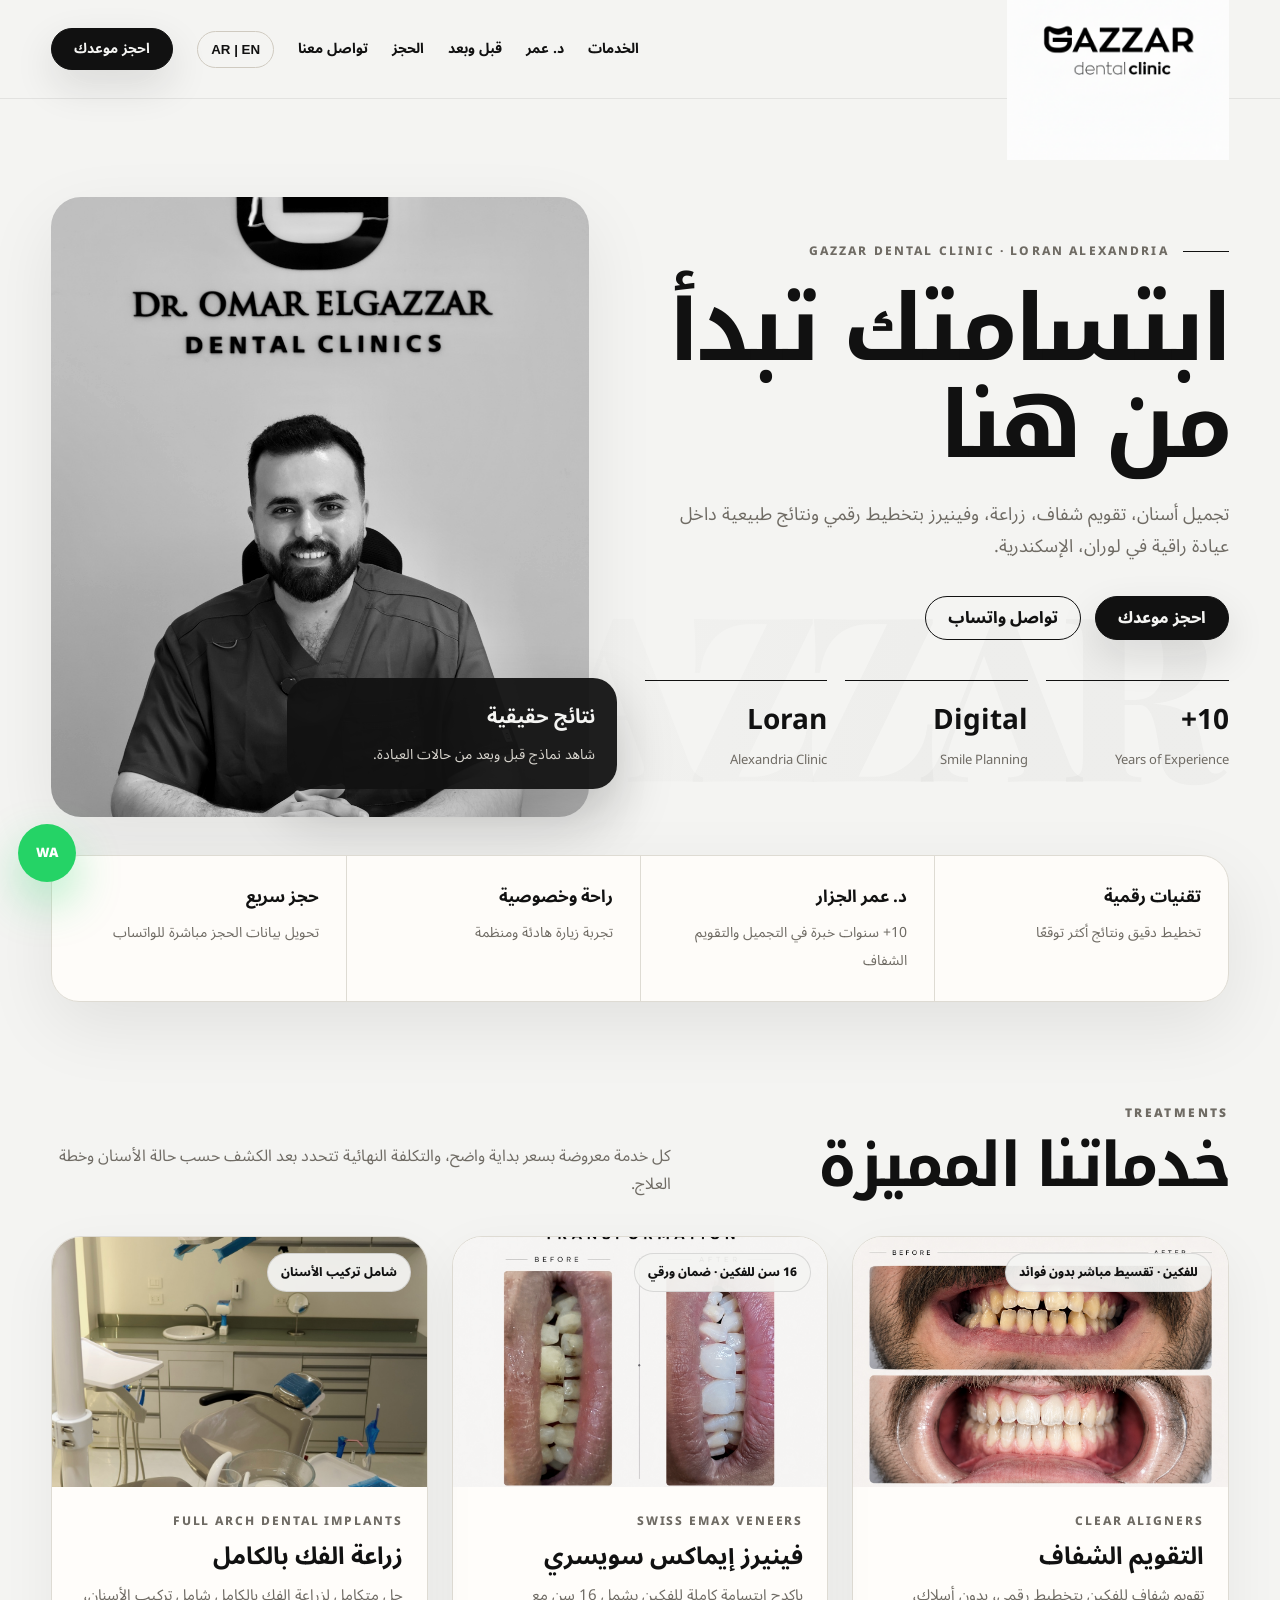
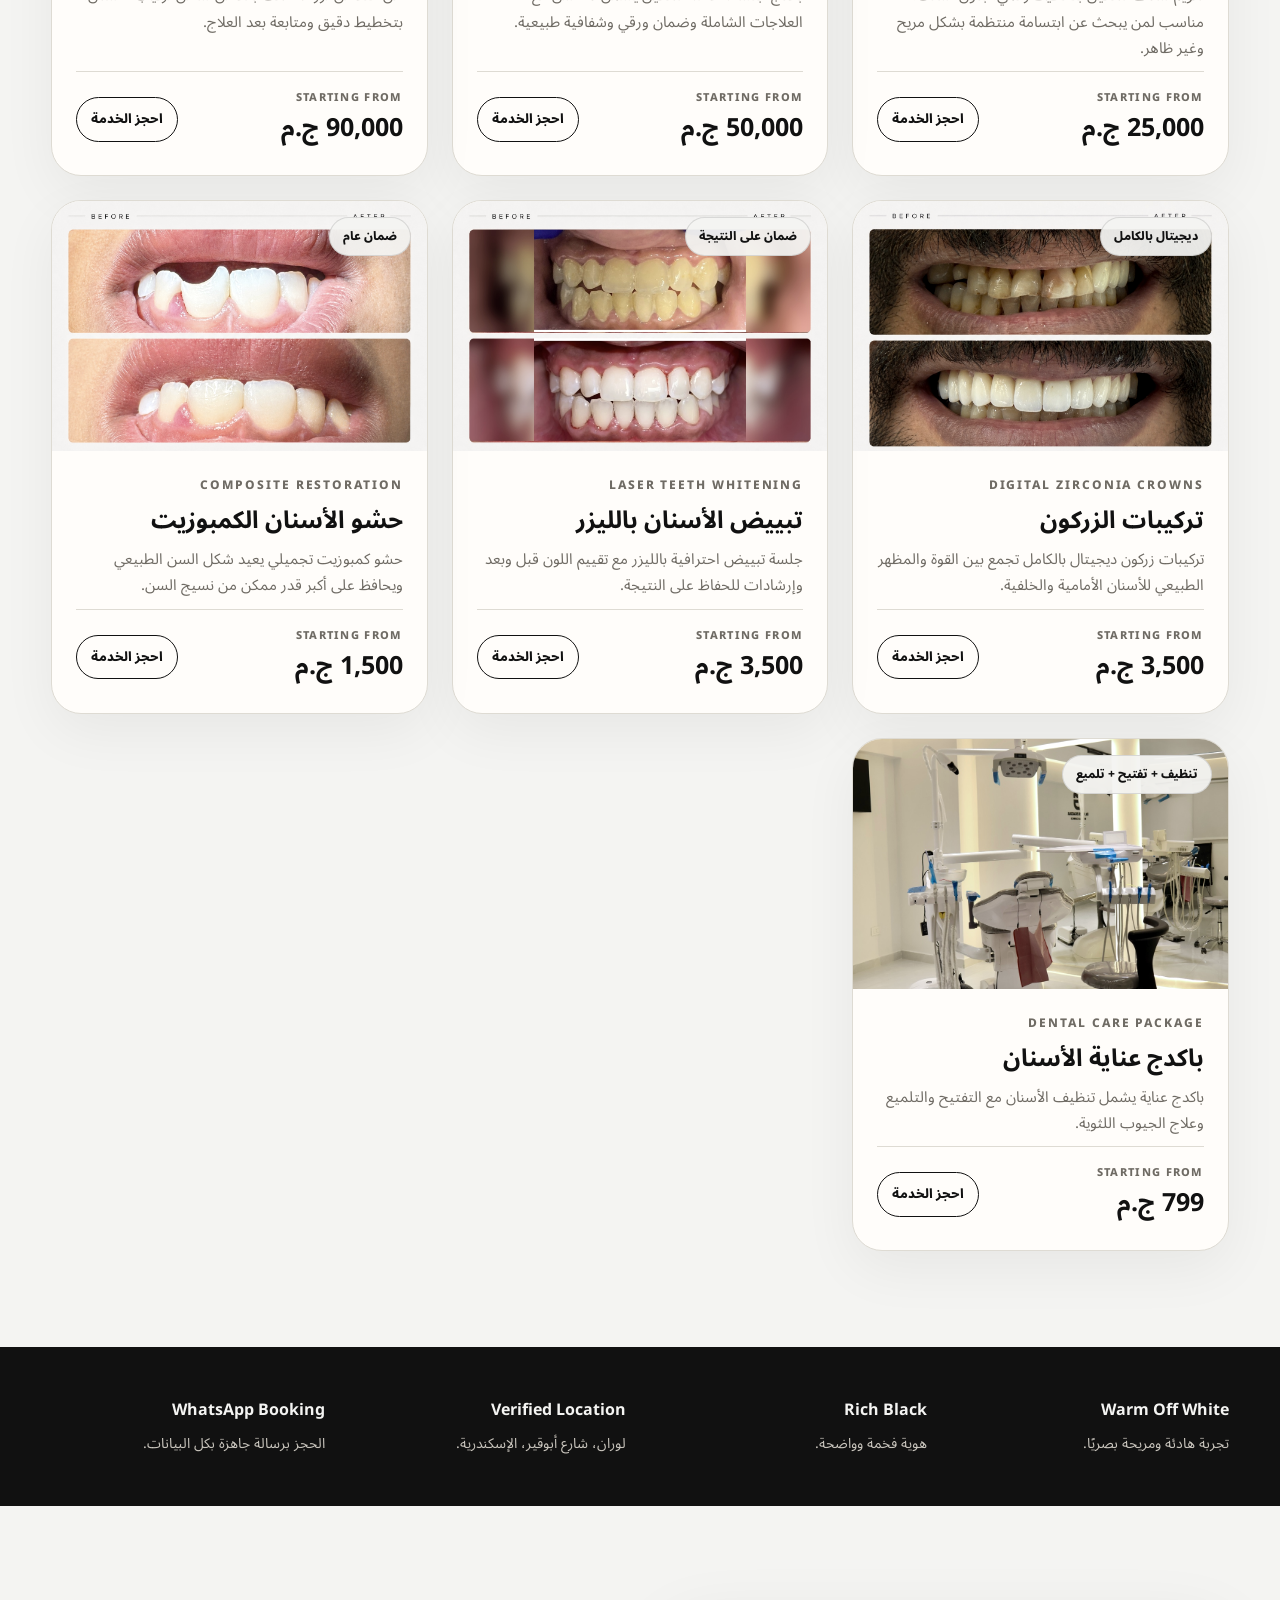
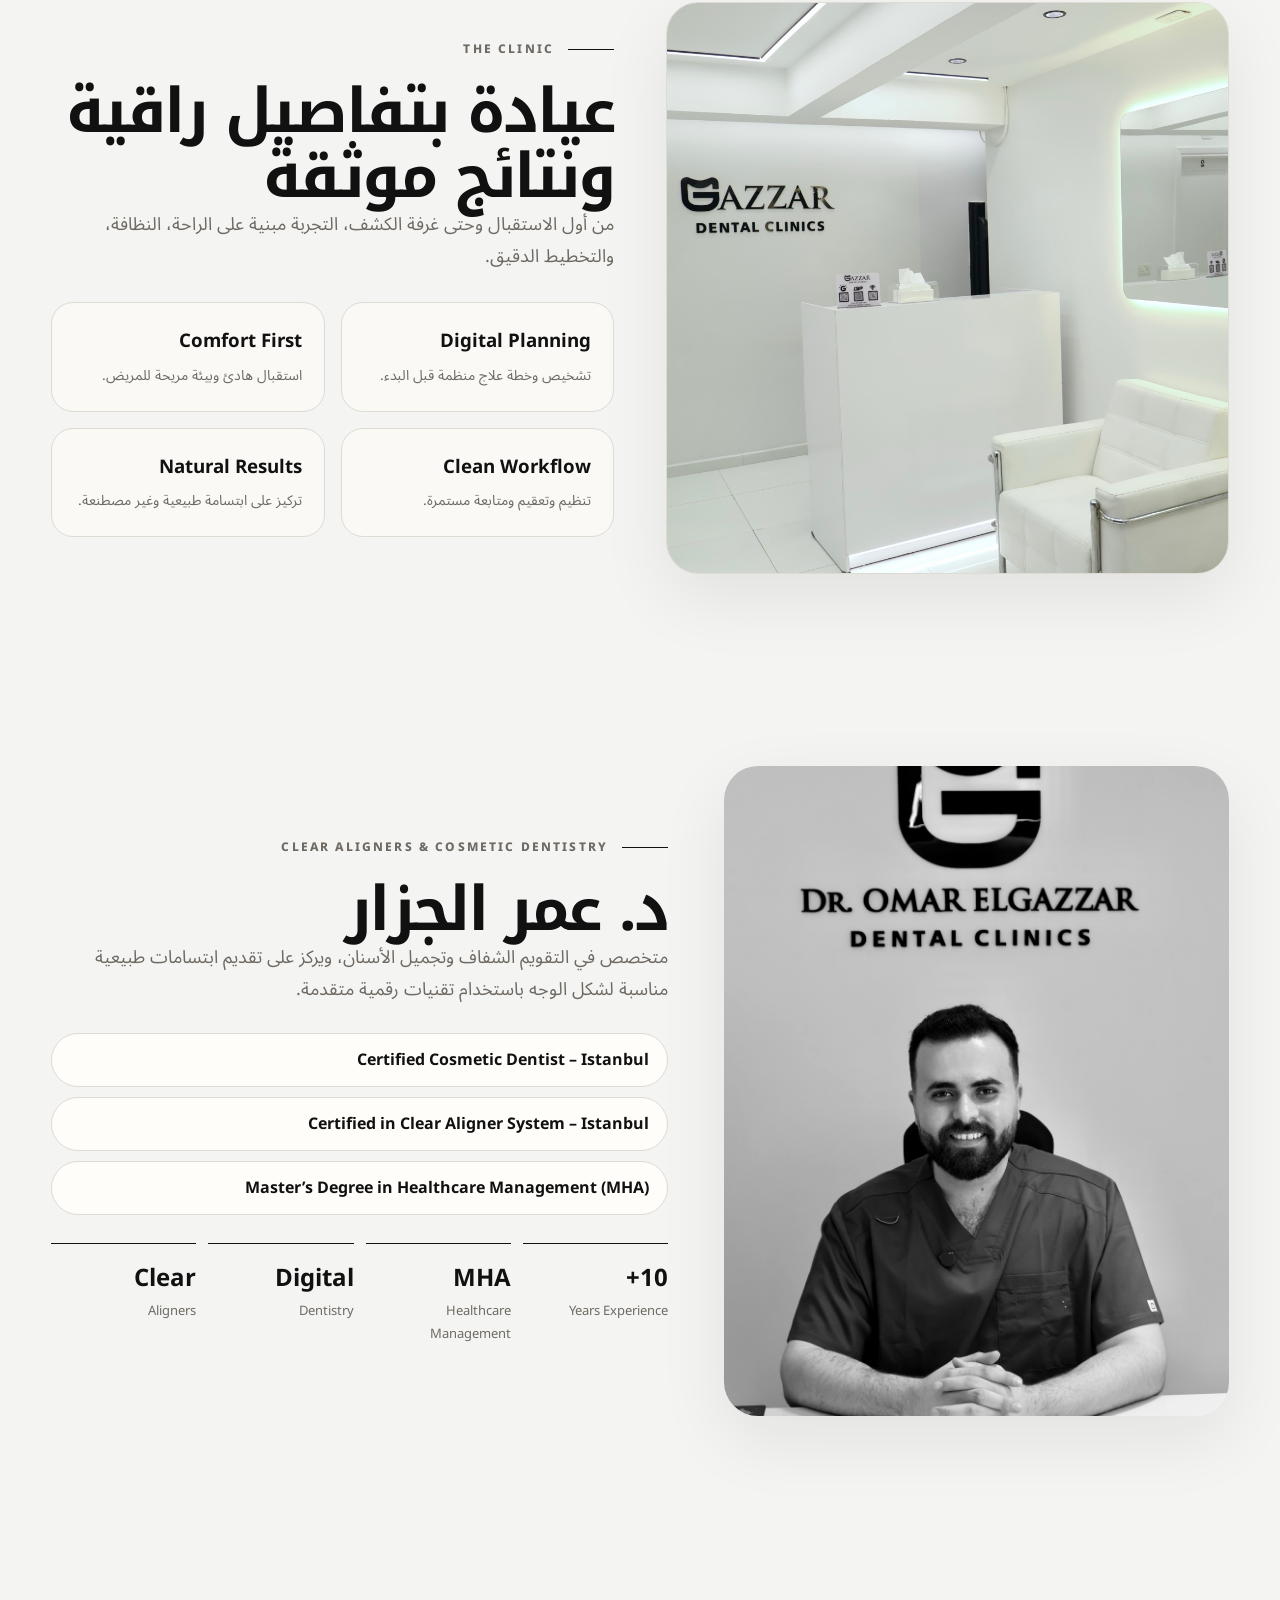
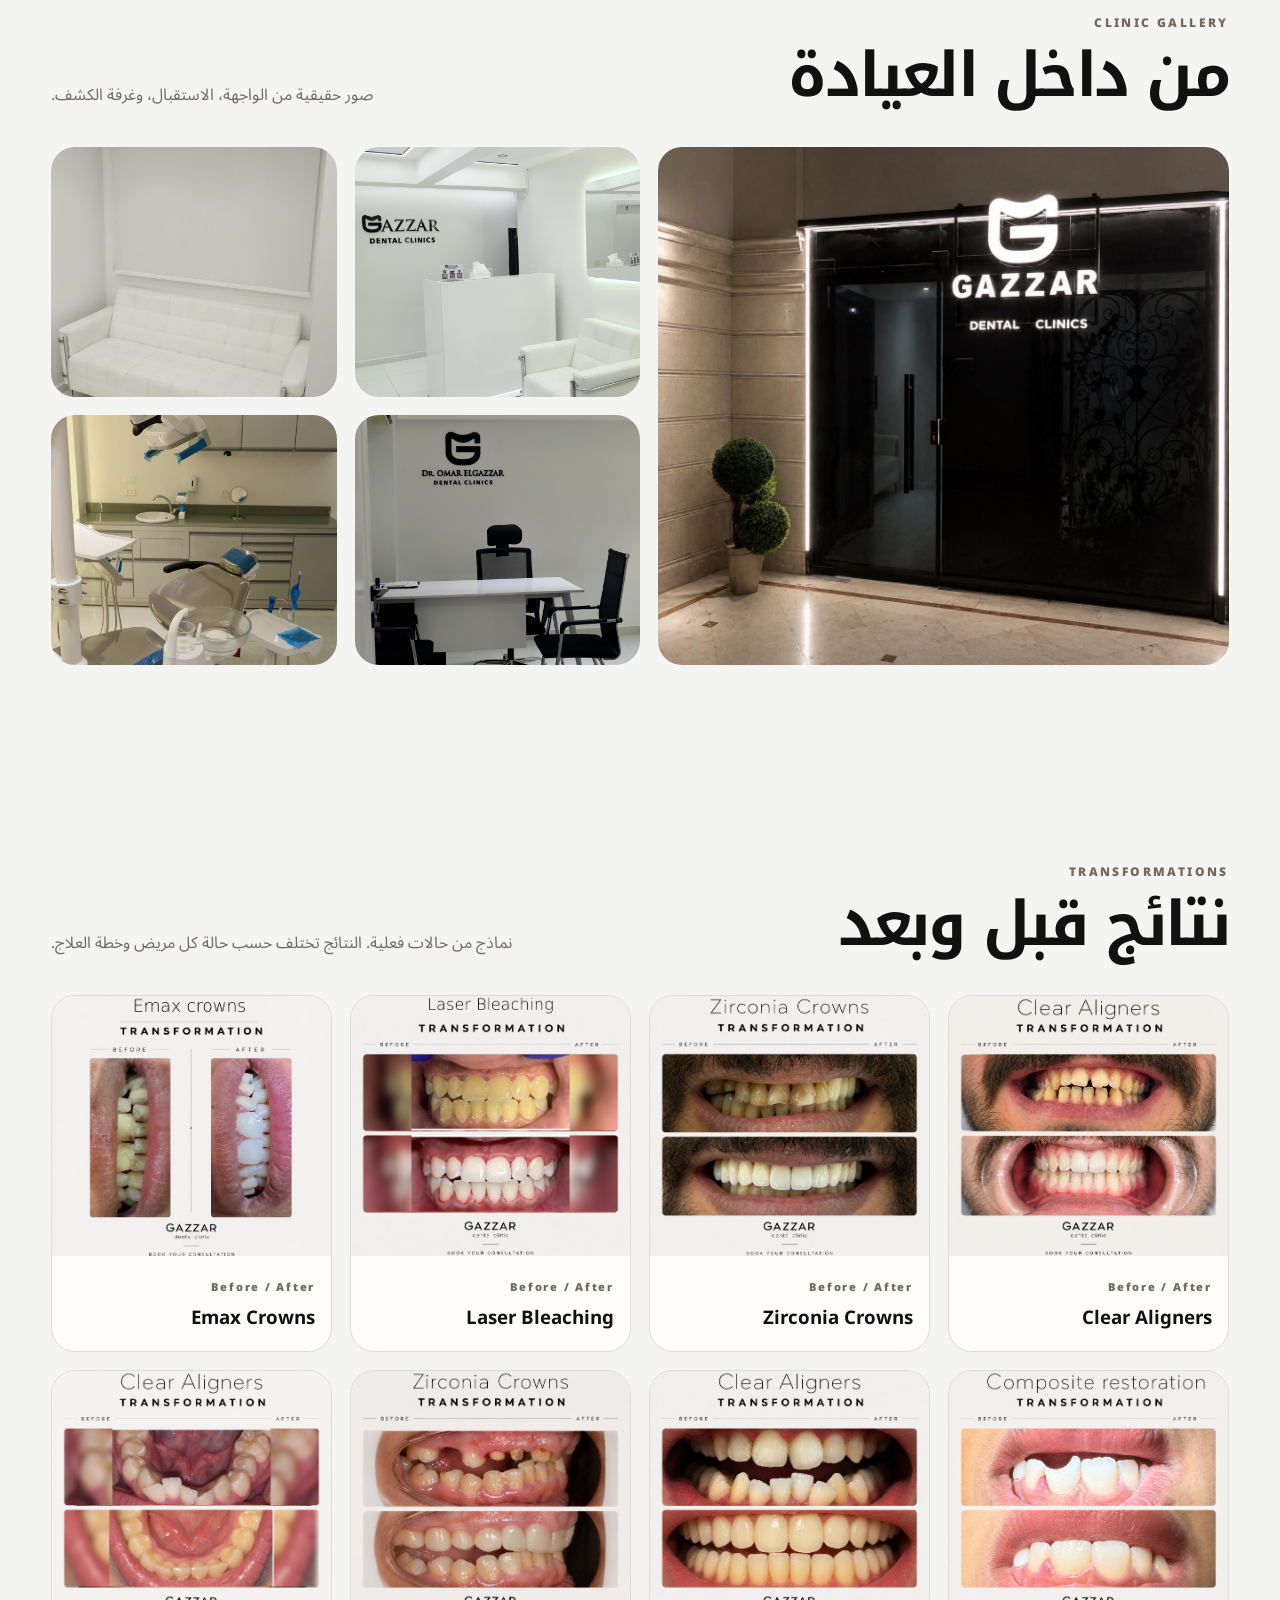
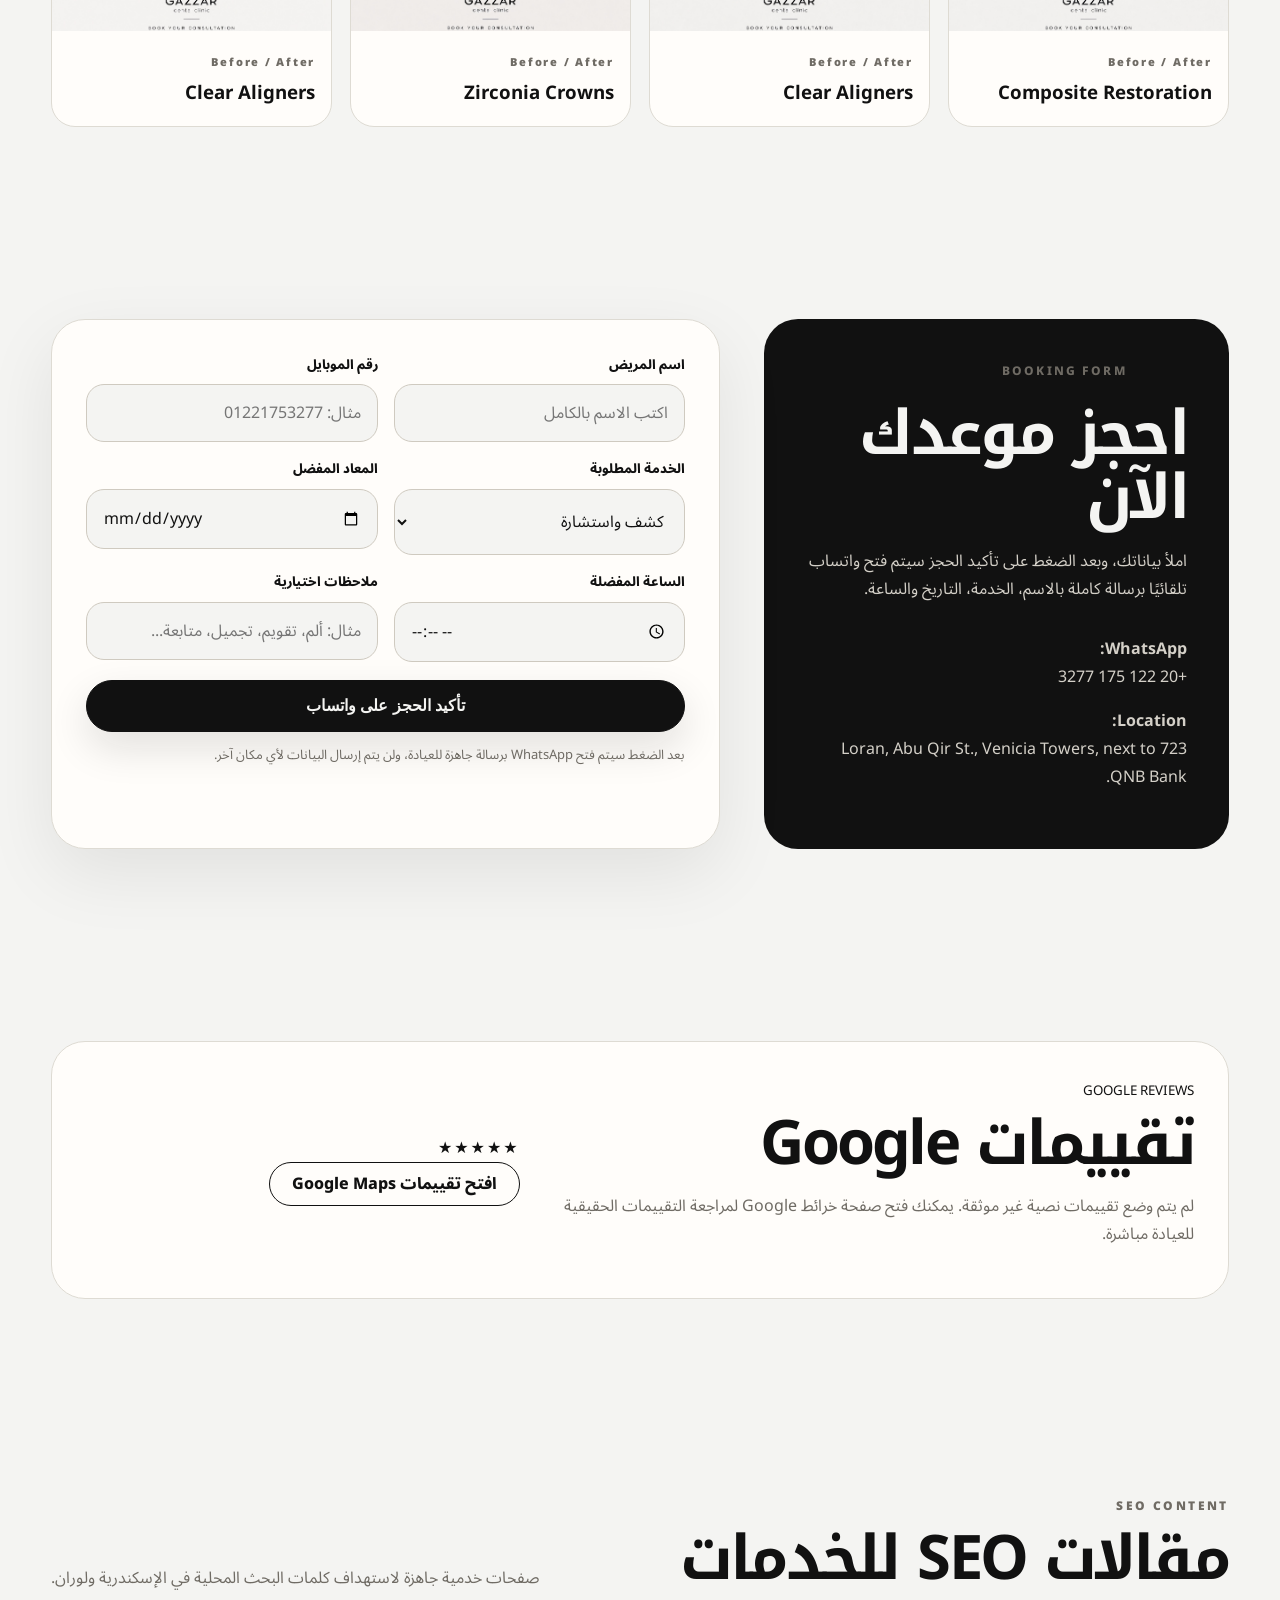
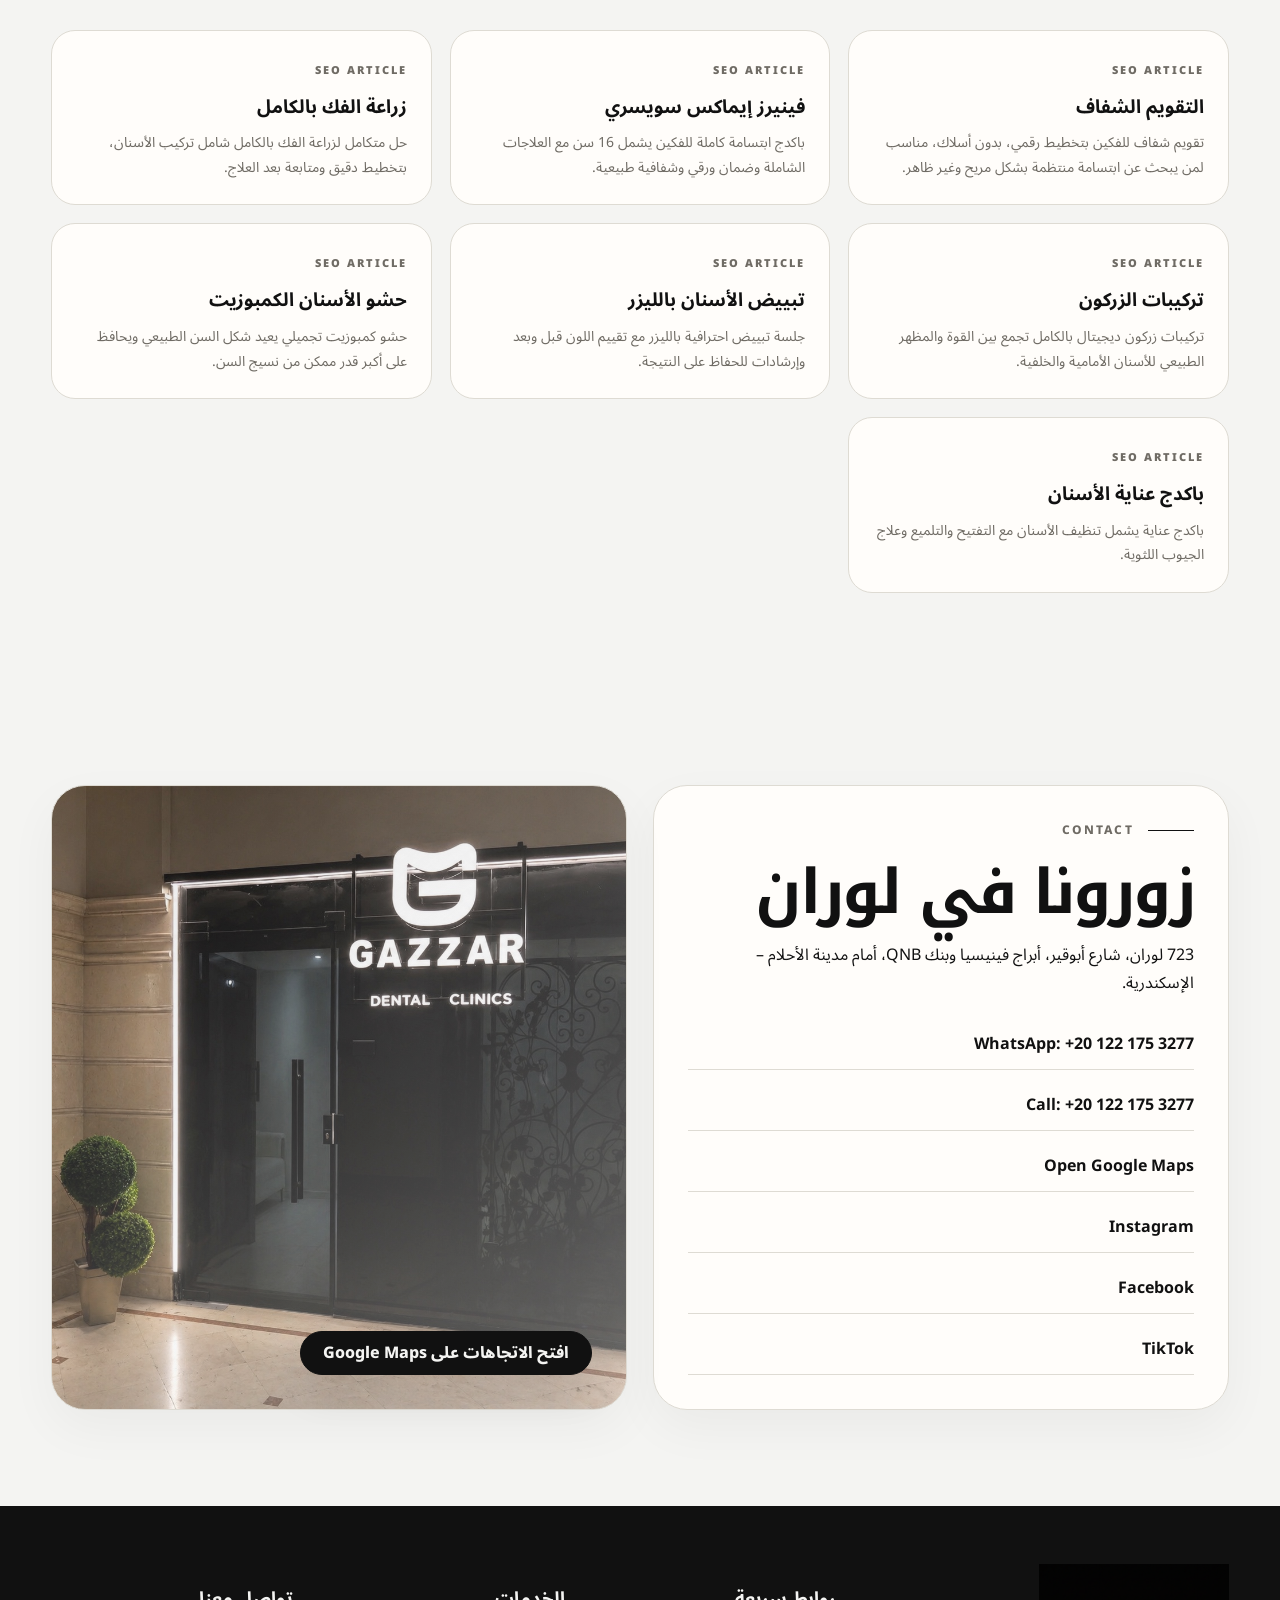
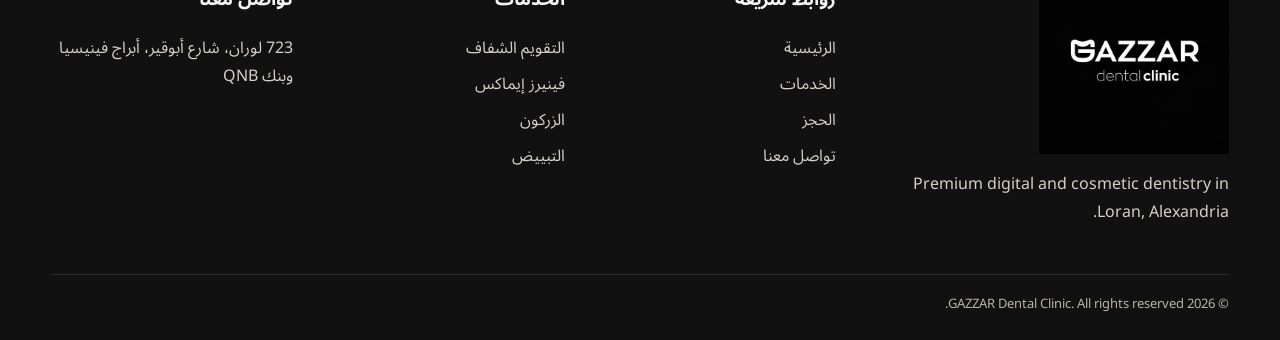
<file: index.html>
<!doctype html><html lang="ar"><head><meta charset="utf-8"><meta name="viewport" content="width=device-width, initial-scale=1"><title>GAZZAR Dental Clinic | د. عمر الجزار | لوران الإسكندرية</title><meta name="description" content="GAZZAR Dental Clinic in Loran Alexandria by Dr. Omar El-Gazzar. Clear aligners, veneers, zirconia crowns, laser whitening, composite restorations and full arch implants."><meta property="og:title" content="GAZZAR Dental Clinic"><meta property="og:description" content="Premium cosmetic and digital dentistry in Loran, Alexandria."><meta property="og:image" content="logo.png"><link rel="icon" href="logo.png"><link rel="preconnect" href="https://fonts.googleapis.com"><link rel="preconnect" href="https://fonts.gstatic.com" crossorigin><link href="https://fonts.googleapis.com/css2?family=Montserrat:wght@400;500;600;700;800;900&family=Noto+Kufi+Arabic:wght@400;500;600;700;800&family=Noto+Sans+Arabic:wght@400;500;600;700;800&family=Playfair+Display:ital,wght@0,500;0,600;0,700;1,500;1,600&display=swap" rel="stylesheet"><link rel="stylesheet" href="styles.css"></head><body dir="rtl" id="home"><header class="topbar"><div class="container nav"><a class="brand" href="#home" aria-label="GAZZAR Dental Clinic"><img src="logo.png" alt="GAZZAR Dental Clinic logo"></a><button class="menu" id="menuBtn" aria-label="Menu">≡</button><nav class="navlinks" id="navlinks"><a href="#services" data-t="navServices">الخدمات</a><a href="#doctor" data-t="navDoctor">د. عمر</a><a href="#cases" data-t="navCases">قبل وبعد</a><a href="#booking" data-t="navBooking">الحجز</a><a href="#contact" data-t="navContact">تواصل معنا</a><button class="lang" id="langBtn">AR | EN</button><a class="btn" href="#booking" data-t="navCTA">احجز موعدك</a></nav></div></header><main><section class="hero"><div class="watermark">GAZZAR</div><div class="container hero-grid"><div><span class="eyebrow" data-t="heroEyebrow">GAZZAR DENTAL CLINIC · LORAN ALEXANDRIA</span><h1 data-t="heroTitle">ابتسامتك تبدأ من هنا</h1><p class="lead" data-t="heroLead">تجميل أسنان، تقويم شفاف، زراعة، وفينيرز بتخطيط رقمي ونتائج طبيعية داخل عيادة راقية في لوران، الإسكندرية.</p><div class="hero-actions"><a class="btn" href="#booking" data-t="bookNow">احجز موعدك</a><a class="btn light" href="https://wa.me/201221753277" target="_blank" data-t="whatsapp">تواصل واتساب</a></div><div class="hero-numbers"><div class="num"><strong>10+</strong><span>Years of Experience</span></div><div class="num"><strong>Digital</strong><span>Smile Planning</span></div><div class="num"><strong>Loran</strong><span>Alexandria Clinic</span></div></div></div><div class="hero-visual"><img src="doctor-omar.jpg" alt="Dr Omar El-Gazzar"><div class="hero-badge"><h3 data-t="badgeTitle">نتائج حقيقية</h3><p data-t="badgeText">شاهد نماذج قبل وبعد من حالات العيادة.</p></div></div></div></section><section class="trust"><div class="container trust-grid"><div class="trust-item"><b data-t="t1">تقنيات رقمية</b><span data-t="t1d">تخطيط دقيق ونتائج أكثر توقعًا</span></div><div class="trust-item"><b data-t="t2">د. عمر الجزار</b><span data-t="t2d">10+ سنوات خبرة في التجميل والتقويم الشفاف</span></div><div class="trust-item"><b data-t="t3">راحة وخصوصية</b><span data-t="t3d">تجربة زيارة هادئة ومنظمة</span></div><div class="trust-item"><b data-t="t4">حجز سريع</b><span data-t="t4d">تحويل بيانات الحجز مباشرة للواتساب</span></div></div></section><section class="section" id="services"><div class="container"><div class="section-title"><div><small>TREATMENTS</small><h2 data-t="servicesTitle">خدماتنا المميزة</h2></div><p data-t="servicesLead">كل خدمة معروضة بسعر بداية واضح، والتكلفة النهائية تتحدد بعد الكشف حسب حالة الأسنان وخطة العلاج.</p></div><div class="services"><article class="service-card">
  <a href="clear-aligners.html" class="service-media"><img src="case-clear-2.jpg" alt="التقويم الشفاف"><span>للفكين · تقسيط مباشر بدون فوائد</span></a>
  <div class="service-body"><p class="service-en">Clear Aligners</p><h3>التقويم الشفاف</h3><p>تقويم شفاف للفكين بتخطيط رقمي، بدون أسلاك، مناسب لمن يبحث عن ابتسامة منتظمة بشكل مريح وغير ظاهر.</p><div class="service-bottom"><div><small>Starting from</small><strong>25,000 ج.م</strong></div><a href="#booking" class="mini-btn" data-service="التقويم الشفاف">احجز الخدمة</a></div></div>
</article><article class="service-card">
  <a href="emax-veneers.html" class="service-media"><img src="case-emax.jpg" alt="فينيرز إيماكس سويسري"><span>16 سن للفكين · ضمان ورقي</span></a>
  <div class="service-body"><p class="service-en">Swiss Emax Veneers</p><h3>فينيرز إيماكس سويسري</h3><p>باكدج ابتسامة كاملة للفكين يشمل 16 سن مع العلاجات الشاملة وضمان ورقي وشفافية طبيعية.</p><div class="service-bottom"><div><small>Starting from</small><strong>50,000 ج.م</strong></div><a href="#booking" class="mini-btn" data-service="فينيرز إيماكس سويسري">احجز الخدمة</a></div></div>
</article><article class="service-card">
  <a href="full-arch-implants.html" class="service-media"><img src="clinic-unit.jpg" alt="زراعة الفك بالكامل"><span>شامل تركيب الأسنان</span></a>
  <div class="service-body"><p class="service-en">Full Arch Dental Implants</p><h3>زراعة الفك بالكامل</h3><p>حل متكامل لزراعة الفك بالكامل شامل تركيب الأسنان، بتخطيط دقيق ومتابعة بعد العلاج.</p><div class="service-bottom"><div><small>Starting from</small><strong>90,000 ج.م</strong></div><a href="#booking" class="mini-btn" data-service="زراعة الفك بالكامل">احجز الخدمة</a></div></div>
</article><article class="service-card">
  <a href="zirconia-crowns.html" class="service-media"><img src="case-zirconia-2.jpg" alt="تركيبات الزركون"><span>ديجيتال بالكامل</span></a>
  <div class="service-body"><p class="service-en">Digital Zirconia Crowns</p><h3>تركيبات الزركون</h3><p>تركيبات زركون ديجيتال بالكامل تجمع بين القوة والمظهر الطبيعي للأسنان الأمامية والخلفية.</p><div class="service-bottom"><div><small>Starting from</small><strong>3,500 ج.م</strong></div><a href="#booking" class="mini-btn" data-service="تركيبات الزركون">احجز الخدمة</a></div></div>
</article><article class="service-card">
  <a href="laser-bleaching.html" class="service-media"><img src="case-bleaching.jpg" alt="تبييض الأسنان بالليزر"><span>ضمان على النتيجة</span></a>
  <div class="service-body"><p class="service-en">Laser Teeth Whitening</p><h3>تبييض الأسنان بالليزر</h3><p>جلسة تبييض احترافية بالليزر مع تقييم اللون قبل وبعد وإرشادات للحفاظ على النتيجة.</p><div class="service-bottom"><div><small>Starting from</small><strong>3,500 ج.م</strong></div><a href="#booking" class="mini-btn" data-service="تبييض الأسنان بالليزر">احجز الخدمة</a></div></div>
</article><article class="service-card">
  <a href="composite-restoration.html" class="service-media"><img src="case-composite.jpg" alt="حشو الأسنان الكمبوزيت"><span>ضمان عام</span></a>
  <div class="service-body"><p class="service-en">Composite Restoration</p><h3>حشو الأسنان الكمبوزيت</h3><p>حشو كمبوزيت تجميلي يعيد شكل السن الطبيعي ويحافظ على أكبر قدر ممكن من نسيج السن.</p><div class="service-bottom"><div><small>Starting from</small><strong>1,500 ج.م</strong></div><a href="#booking" class="mini-btn" data-service="حشو الأسنان الكمبوزيت">احجز الخدمة</a></div></div>
</article><article class="service-card">
  <a href="dental-care-package.html" class="service-media"><img src="clinic-treatment.jpg" alt="باكدج عناية الأسنان"><span>تنظيف + تفتيح + تلميع</span></a>
  <div class="service-body"><p class="service-en">Dental Care Package</p><h3>باكدج عناية الأسنان</h3><p>باكدج عناية يشمل تنظيف الأسنان مع التفتيح والتلميع وعلاج الجيوب اللثوية.</p><div class="service-bottom"><div><small>Starting from</small><strong>799 ج.م</strong></div><a href="#booking" class="mini-btn" data-service="باكدج عناية الأسنان">احجز الخدمة</a></div></div>
</article></div></div></section><section class="band"><div class="container band-grid"><div><b>Warm Off White</b><span>تجربة هادئة ومريحة بصريًا.</span></div><div><b>Rich Black</b><span>هوية فخمة وواضحة.</span></div><div><b>Verified Location</b><span>لوران، شارع أبوقير، الإسكندرية.</span></div><div><b>WhatsApp Booking</b><span>الحجز برسالة جاهزة بكل البيانات.</span></div></div></section><section class="section"><div class="container split"><div class="photo"><img src="clinic-reception.jpg" alt="GAZZAR Dental Clinic reception"></div><div><span class="eyebrow">THE CLINIC</span><h2 data-t="whyTitle">عيادة بتفاصيل راقية ونتائج موثقة</h2><p class="lead" data-t="whyLead">من أول الاستقبال وحتى غرفة الكشف، التجربة مبنية على الراحة، النظافة، والتخطيط الدقيق.</p><div class="why-grid"><div class="why"><h3>Digital Planning</h3><p>تشخيص وخطة علاج منظمة قبل البدء.</p></div><div class="why"><h3>Comfort First</h3><p>استقبال هادئ وبيئة مريحة للمريض.</p></div><div class="why"><h3>Clean Workflow</h3><p>تنظيم وتعقيم ومتابعة مستمرة.</p></div><div class="why"><h3>Natural Results</h3><p>تركيز على ابتسامة طبيعية وغير مصطنعة.</p></div></div></div></div></section><section class="section" id="doctor"><div class="container doctor"><img src="doctor-omar.jpg" alt="Dr Omar El-Gazzar"><div><span class="eyebrow">CLEAR ALIGNERS & COSMETIC DENTISTRY</span><h2 data-t="doctorTitle">د. عمر الجزار</h2><p class="lead" data-t="doctorLead">متخصص في التقويم الشفاف وتجميل الأسنان، ويركز على تقديم ابتسامات طبيعية مناسبة لشكل الوجه باستخدام تقنيات رقمية متقدمة.</p><div class="certs"><span>Certified Cosmetic Dentist – Istanbul</span><span>Certified in Clear Aligner System – Istanbul</span><span>Master’s Degree in Healthcare Management (MHA)</span></div><div class="stats"><div class="stat"><strong>10+</strong><br>Years Experience</div><div class="stat"><strong>MHA</strong><br>Healthcare Management</div><div class="stat"><strong>Digital</strong><br>Dentistry</div><div class="stat"><strong>Clear</strong><br>Aligners</div></div></div></div></section><section class="section"><div class="container"><div class="section-title"><div><small>CLINIC GALLERY</small><h2>من داخل العيادة</h2></div><p>صور حقيقية من الواجهة، الاستقبال، وغرفة الكشف.</p></div><div class="gallery"><img src="clinic-front.jpg" alt="Clinic front"><img src="clinic-reception.jpg" alt="Reception"><img src="clinic-waiting.jpg" alt="Waiting area"><img src="clinic-desk.jpg" alt="Doctor office"><img src="clinic-unit.jpg" alt="Dental unit"></div></div></section><section class="section" id="cases"><div class="container"><div class="section-title"><div><small>TRANSFORMATIONS</small><h2 data-t="casesTitle">نتائج قبل وبعد</h2></div><p>نماذج من حالات فعلية. النتائج تختلف حسب حالة كل مريض وخطة العلاج.</p></div><div class="cases"><article class="case-card"><img src="case-clear-2.jpg" alt="Clear Aligners before and after"><div><span>Before / After</span><h3>Clear Aligners</h3></div></article><article class="case-card"><img src="case-zirconia-2.jpg" alt="Zirconia Crowns before and after"><div><span>Before / After</span><h3>Zirconia Crowns</h3></div></article><article class="case-card"><img src="case-bleaching.jpg" alt="Laser Bleaching before and after"><div><span>Before / After</span><h3>Laser Bleaching</h3></div></article><article class="case-card"><img src="case-emax.jpg" alt="Emax Crowns before and after"><div><span>Before / After</span><h3>Emax Crowns</h3></div></article><article class="case-card"><img src="case-composite.jpg" alt="Composite Restoration before and after"><div><span>Before / After</span><h3>Composite Restoration</h3></div></article><article class="case-card"><img src="case-clear-3.jpg" alt="Clear Aligners before and after"><div><span>Before / After</span><h3>Clear Aligners</h3></div></article><article class="case-card"><img src="case-zirconia-3.jpg" alt="Zirconia Crowns before and after"><div><span>Before / After</span><h3>Zirconia Crowns</h3></div></article><article class="case-card"><img src="case-clear-4.jpg" alt="Clear Aligners before and after"><div><span>Before / After</span><h3>Clear Aligners</h3></div></article></div></div></section><section class="section" id="booking"><div class="container booking-wrap"><div class="booking-info"><div><span class="eyebrow">BOOKING FORM</span><h2 data-t="bookingTitle">احجز موعدك الآن</h2><p data-t="bookingLead">املأ بياناتك، وبعد الضغط على تأكيد الحجز سيتم فتح واتساب تلقائيًا برسالة كاملة بالاسم، الخدمة، التاريخ والساعة.</p></div><div><p><b>WhatsApp:</b><br>+20 122 175 3277</p><p><b>Location:</b><br>723 Loran, Abu Qir St., Venicia Towers, next to QNB Bank.</p></div></div><form class="booking-form" id="bookingForm"><div class="form-grid"><div class="field"><label for="patientName">اسم المريض</label><input id="patientName" name="name" placeholder="اكتب الاسم بالكامل" required></div><div class="field"><label for="patientPhone">رقم الموبايل</label><input id="patientPhone" name="phone" placeholder="مثال: 01221753277" required></div><div class="field"><label for="service">الخدمة المطلوبة</label><select id="service" name="service" required><option value="كشف واستشارة">كشف واستشارة</option><option value="التقويم الشفاف">التقويم الشفاف</option><option value="فينيرز إيماكس سويسري">فينيرز إيماكس سويسري</option><option value="زراعة الفك بالكامل">زراعة الفك بالكامل</option><option value="تركيبات الزركون">تركيبات الزركون</option><option value="تبييض الأسنان بالليزر">تبييض الأسنان بالليزر</option><option value="حشو الأسنان الكمبوزيت">حشو الأسنان الكمبوزيت</option><option value="باكدج عناية الأسنان">باكدج عناية الأسنان</option></select></div><div class="field"><label for="date">المعاد المفضل</label><input id="date" name="date" type="date" required></div><div class="field"><label for="time">الساعة المفضلة</label><input id="time" name="time" type="time" required></div><div class="field"><label for="notes">ملاحظات اختيارية</label><input id="notes" name="notes" placeholder="مثال: ألم، تقويم، تجميل، متابعة..."></div></div><button class="btn" type="submit">تأكيد الحجز على واتساب</button><p class="form-note">بعد الضغط سيتم فتح WhatsApp برسالة جاهزة للعيادة، ولن يتم إرسال البيانات لأي مكان آخر.</p></form></div></section><section class="section"><div class="container reviews-clean"><div><small>GOOGLE REVIEWS</small><h2 data-t="reviewsTitle">تقييمات Google</h2><p data-t="reviewsLead">لم يتم وضع تقييمات نصية غير موثقة. يمكنك فتح صفحة خرائط Google لمراجعة التقييمات الحقيقية للعيادة مباشرة.</p></div><div><div class="stars">★★★★★</div><a class="btn light" target="_blank" href="https://maps.app.goo.gl/MdEr4qtvyZxdPNrd6?g_st=ic">افتح تقييمات Google Maps</a></div></div></section><section class="section" id="articles"><div class="container"><div class="section-title"><div><small>SEO CONTENT</small><h2>مقالات SEO للخدمات</h2></div><p>صفحات خدمية جاهزة لاستهداف كلمات البحث المحلية في الإسكندرية ولوران.</p></div><div class="articles-grid"><a class="article-card" href="clear-aligners.html"><span>SEO ARTICLE</span><h3>التقويم الشفاف</h3><p>تقويم شفاف للفكين بتخطيط رقمي، بدون أسلاك، مناسب لمن يبحث عن ابتسامة منتظمة بشكل مريح وغير ظاهر.</p></a><a class="article-card" href="emax-veneers.html"><span>SEO ARTICLE</span><h3>فينيرز إيماكس سويسري</h3><p>باكدج ابتسامة كاملة للفكين يشمل 16 سن مع العلاجات الشاملة وضمان ورقي وشفافية طبيعية.</p></a><a class="article-card" href="full-arch-implants.html"><span>SEO ARTICLE</span><h3>زراعة الفك بالكامل</h3><p>حل متكامل لزراعة الفك بالكامل شامل تركيب الأسنان، بتخطيط دقيق ومتابعة بعد العلاج.</p></a><a class="article-card" href="zirconia-crowns.html"><span>SEO ARTICLE</span><h3>تركيبات الزركون</h3><p>تركيبات زركون ديجيتال بالكامل تجمع بين القوة والمظهر الطبيعي للأسنان الأمامية والخلفية.</p></a><a class="article-card" href="laser-bleaching.html"><span>SEO ARTICLE</span><h3>تبييض الأسنان بالليزر</h3><p>جلسة تبييض احترافية بالليزر مع تقييم اللون قبل وبعد وإرشادات للحفاظ على النتيجة.</p></a><a class="article-card" href="composite-restoration.html"><span>SEO ARTICLE</span><h3>حشو الأسنان الكمبوزيت</h3><p>حشو كمبوزيت تجميلي يعيد شكل السن الطبيعي ويحافظ على أكبر قدر ممكن من نسيج السن.</p></a><a class="article-card" href="dental-care-package.html"><span>SEO ARTICLE</span><h3>باكدج عناية الأسنان</h3><p>باكدج عناية يشمل تنظيف الأسنان مع التفتيح والتلميع وعلاج الجيوب اللثوية.</p></a></div></div></section><section class="section" id="contact"><div class="container contact"><div class="contact-card"><span class="eyebrow">CONTACT</span><h2 data-t="contactTitle">زورونا في لوران</h2><p data-t="contactLead">723 لوران، شارع أبوقير، أبراج فينيسيا وبنك QNB، أمام مدينة الأحلام – الإسكندرية.</p><div class="contact-list"><a href="https://wa.me/201221753277" target="_blank">WhatsApp: +20 122 175 3277</a><a href="tel:+201221753277">Call: +20 122 175 3277</a><a href="https://maps.app.goo.gl/MdEr4qtvyZxdPNrd6?g_st=ic" target="_blank">Open Google Maps</a><a href="https://www.instagram.com/gazzardentalclinics?igsh=MXR4Z2tuYWFmZ3QxdA==" target="_blank">Instagram</a><a href="https://www.facebook.com/share/1B3yHsctPV/?mibextid=wwXIfr" target="_blank">Facebook</a><a href="https://www.tiktok.com/@gazzar.dental.clinics?_r=1&_t=ZS-962P9KN7nJn" target="_blank">TikTok</a></div></div><div class="mapbox"><a class="btn" href="https://maps.app.goo.gl/MdEr4qtvyZxdPNrd6?g_st=ic" target="_blank">افتح الاتجاهات على Google Maps</a></div></div></section></main><footer class="footer"><div class="container footer-grid"><div><img src="logo.png" alt="GAZZAR Dental Clinic"><p>Premium digital and cosmetic dentistry in Loran, Alexandria.</p></div><div><h3>روابط سريعة</h3><a href="#home">الرئيسية</a><a href="#services">الخدمات</a><a href="#booking">الحجز</a><a href="#contact">تواصل معنا</a></div><div><h3>الخدمات</h3><a href="clear-aligners.html">التقويم الشفاف</a><a href="emax-veneers.html">فينيرز إيماكس</a><a href="zirconia-crowns.html">الزركون</a><a href="laser-bleaching.html">التبييض</a></div><div><h3>تواصل معنا</h3><p>723 لوران، شارع أبوقير، أبراج فينيسيا وبنك QNB</p><a class="btn light" href="https://wa.me/201221753277" target="_blank">واتساب</a></div></div><div class="container copy">© 2026 GAZZAR Dental Clinic. All rights reserved.</div></footer><a class="whatsapp-float" href="https://wa.me/201221753277" target="_blank">WA</a><script src="app.js"></script></body></html>
</file>
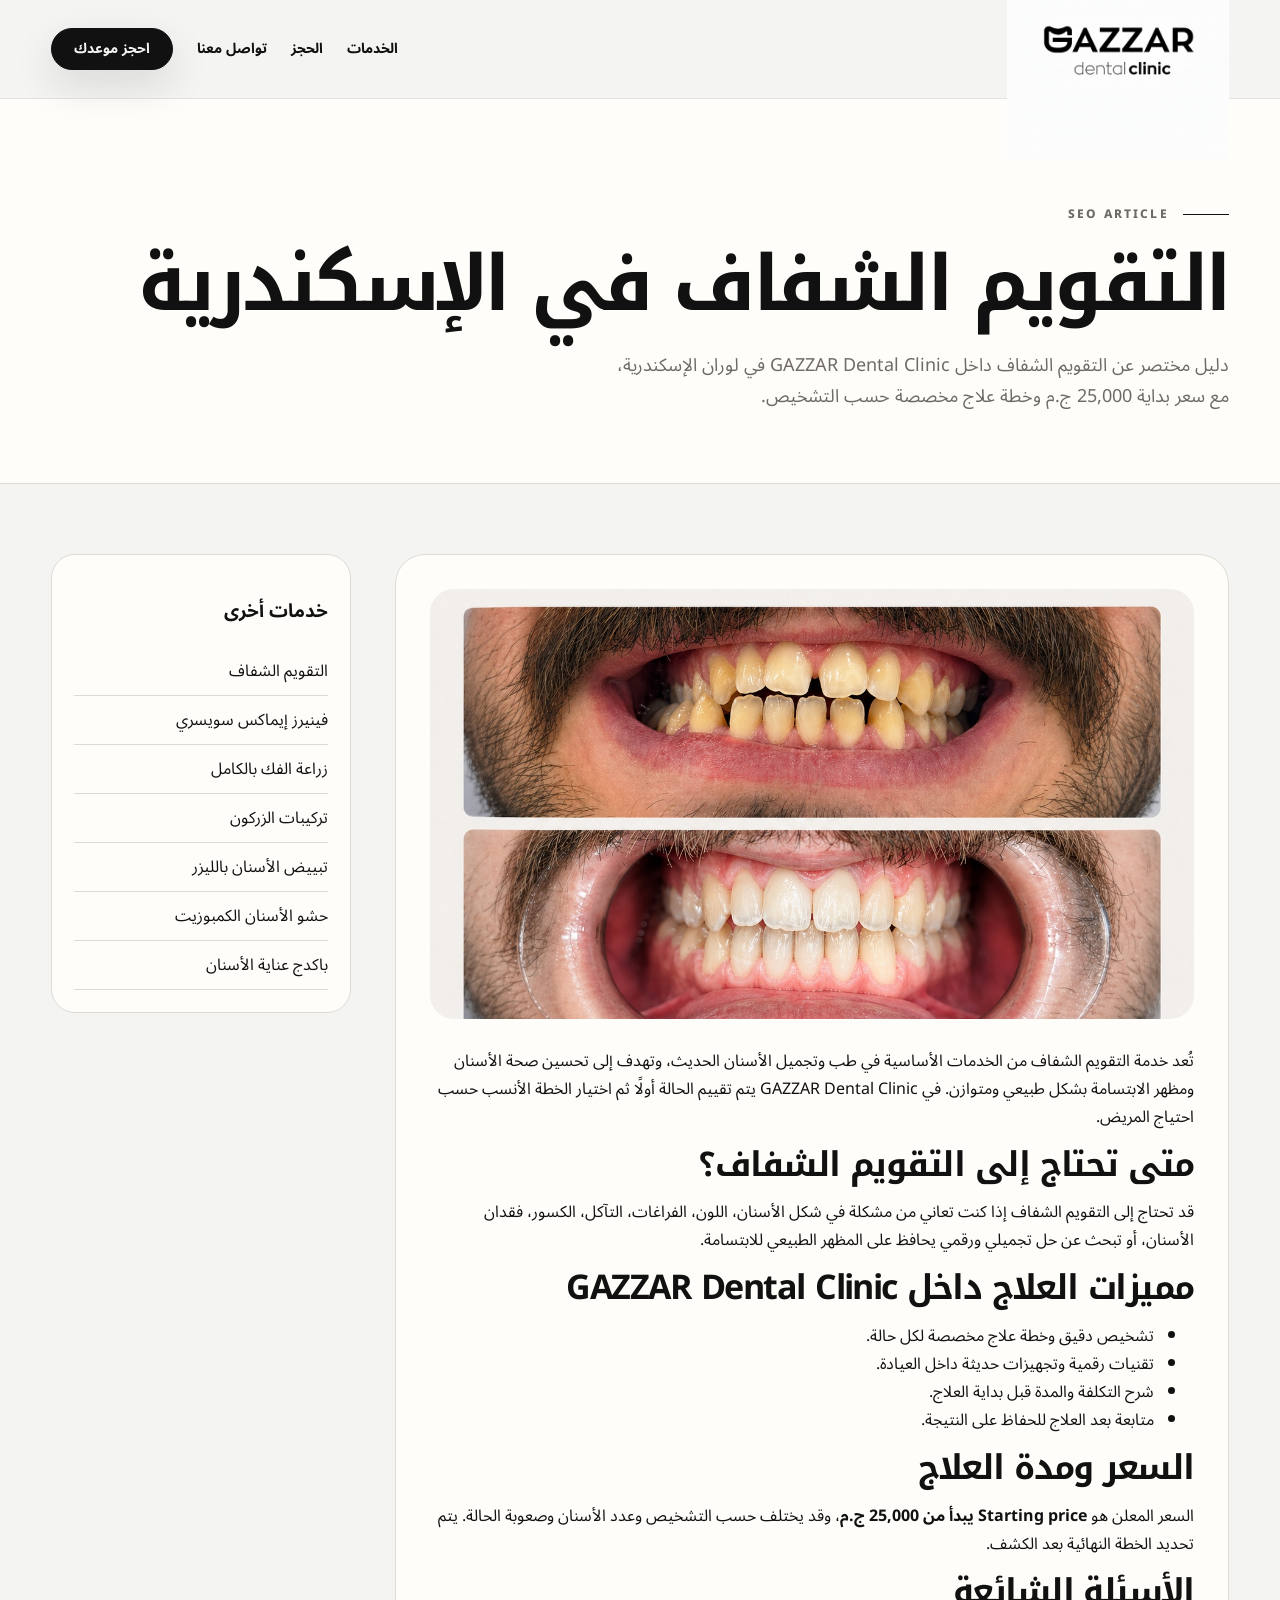
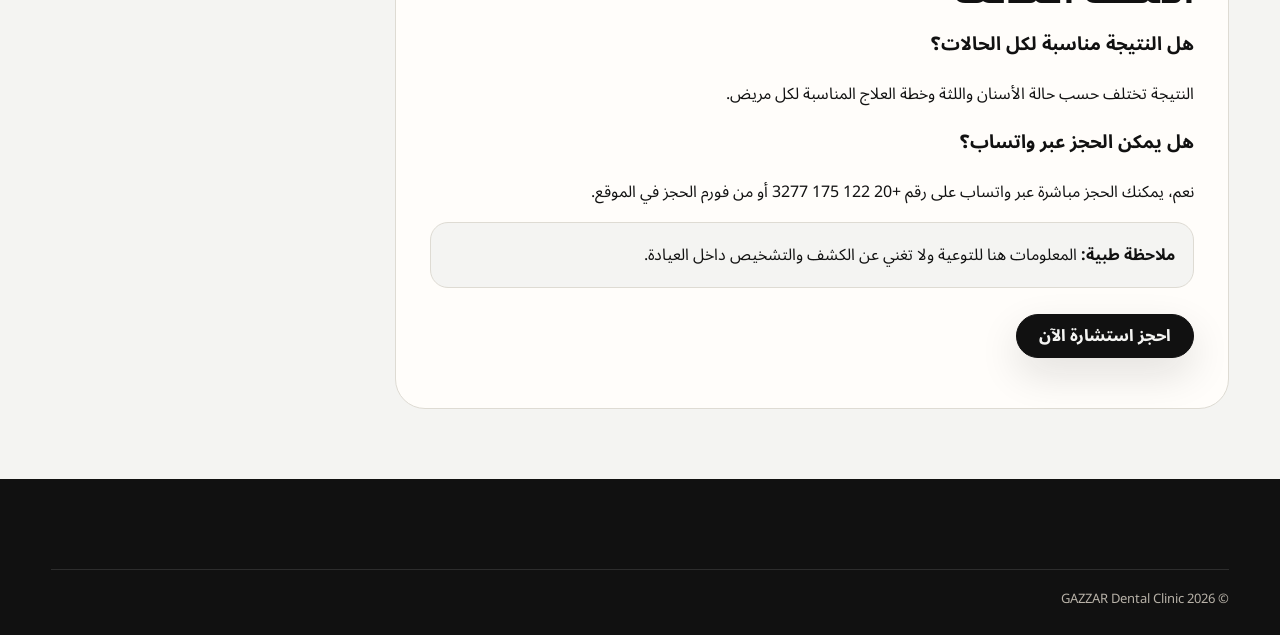
<file: clear-aligners.html>
<!doctype html><html lang="ar"><head><meta charset="utf-8"><meta name="viewport" content="width=device-width, initial-scale=1"><title>التقويم الشفاف في الإسكندرية | GAZZAR Dental Clinic</title><meta name="description" content="التقويم الشفاف في لوران الإسكندرية داخل GAZZAR Dental Clinic مع د. عمر الجزار. اعرف سعر البداية والمميزات واحجز عبر واتساب."><link rel="icon" href="logo.png"><link rel="preconnect" href="https://fonts.googleapis.com"><link rel="preconnect" href="https://fonts.gstatic.com" crossorigin><link href="https://fonts.googleapis.com/css2?family=Montserrat:wght@400;500;600;700;800;900&family=Noto+Kufi+Arabic:wght@400;500;600;700;800&family=Noto+Sans+Arabic:wght@400;500;600;700;800&family=Playfair+Display:ital,wght@0,500;0,600;0,700;1,500;1,600&display=swap" rel="stylesheet"><link rel="stylesheet" href="styles.css"></head><body dir="rtl"><header class="topbar"><div class="container nav"><a class="brand" href="index.html"><img src="logo.png" alt="GAZZAR Dental Clinic"></a><nav class="navlinks open"><a href="index.html#services">الخدمات</a><a href="index.html#booking">الحجز</a><a href="index.html#contact">تواصل معنا</a><a class="btn" href="index.html#booking">احجز موعدك</a></nav></div></header><section class="article-hero"><div class="container"><span class="eyebrow">SEO ARTICLE</span><h1>التقويم الشفاف في الإسكندرية</h1><p class="lead">دليل مختصر عن التقويم الشفاف داخل GAZZAR Dental Clinic في لوران الإسكندرية، مع سعر بداية 25,000 ج.م وخطة علاج مخصصة حسب التشخيص.</p></div></section><div class="container article-layout"><main><img src="case-clear-2.jpg" alt="التقويم الشفاف" style="border-radius:24px;margin-bottom:28px;width:100%;max-height:430px;object-fit:cover"><p>تُعد خدمة التقويم الشفاف من الخدمات الأساسية في طب وتجميل الأسنان الحديث، وتهدف إلى تحسين صحة الأسنان ومظهر الابتسامة بشكل طبيعي ومتوازن. في GAZZAR Dental Clinic يتم تقييم الحالة أولًا ثم اختيار الخطة الأنسب حسب احتياج المريض.</p><h2>متى تحتاج إلى التقويم الشفاف؟</h2><p>قد تحتاج إلى التقويم الشفاف إذا كنت تعاني من مشكلة في شكل الأسنان، اللون، الفراغات، التآكل، الكسور، فقدان الأسنان، أو تبحث عن حل تجميلي ورقمي يحافظ على المظهر الطبيعي للابتسامة.</p><h2>مميزات العلاج داخل GAZZAR Dental Clinic</h2><ul><li>تشخيص دقيق وخطة علاج مخصصة لكل حالة.</li><li>تقنيات رقمية وتجهيزات حديثة داخل العيادة.</li><li>شرح التكلفة والمدة قبل بداية العلاج.</li><li>متابعة بعد العلاج للحفاظ على النتيجة.</li></ul><h2>السعر ومدة العلاج</h2><p>السعر المعلن هو <strong>Starting price يبدأ من 25,000 ج.م</strong>، وقد يختلف حسب التشخيص وعدد الأسنان وصعوبة الحالة. يتم تحديد الخطة النهائية بعد الكشف.</p><h2>الأسئلة الشائعة</h2><h3>هل النتيجة مناسبة لكل الحالات؟</h3><p>النتيجة تختلف حسب حالة الأسنان واللثة وخطة العلاج المناسبة لكل مريض.</p><h3>هل يمكن الحجز عبر واتساب؟</h3><p>نعم، يمكنك الحجز مباشرة عبر واتساب على رقم +20 122 175 3277 أو من فورم الحجز في الموقع.</p><div class="notice"><strong>ملاحظة طبية:</strong> المعلومات هنا للتوعية ولا تغني عن الكشف والتشخيص داخل العيادة.</div><p style="margin-top:26px"><a class="btn" href="index.html#booking">احجز استشارة الآن</a></p></main><aside class="toc"><h3>خدمات أخرى</h3><a href="clear-aligners.html">التقويم الشفاف</a><a href="emax-veneers.html">فينيرز إيماكس سويسري</a><a href="full-arch-implants.html">زراعة الفك بالكامل</a><a href="zirconia-crowns.html">تركيبات الزركون</a><a href="laser-bleaching.html">تبييض الأسنان بالليزر</a><a href="composite-restoration.html">حشو الأسنان الكمبوزيت</a><a href="dental-care-package.html">باكدج عناية الأسنان</a></aside></div><footer class="footer"><div class="container copy">© 2026 GAZZAR Dental Clinic</div></footer></body></html>
</file>
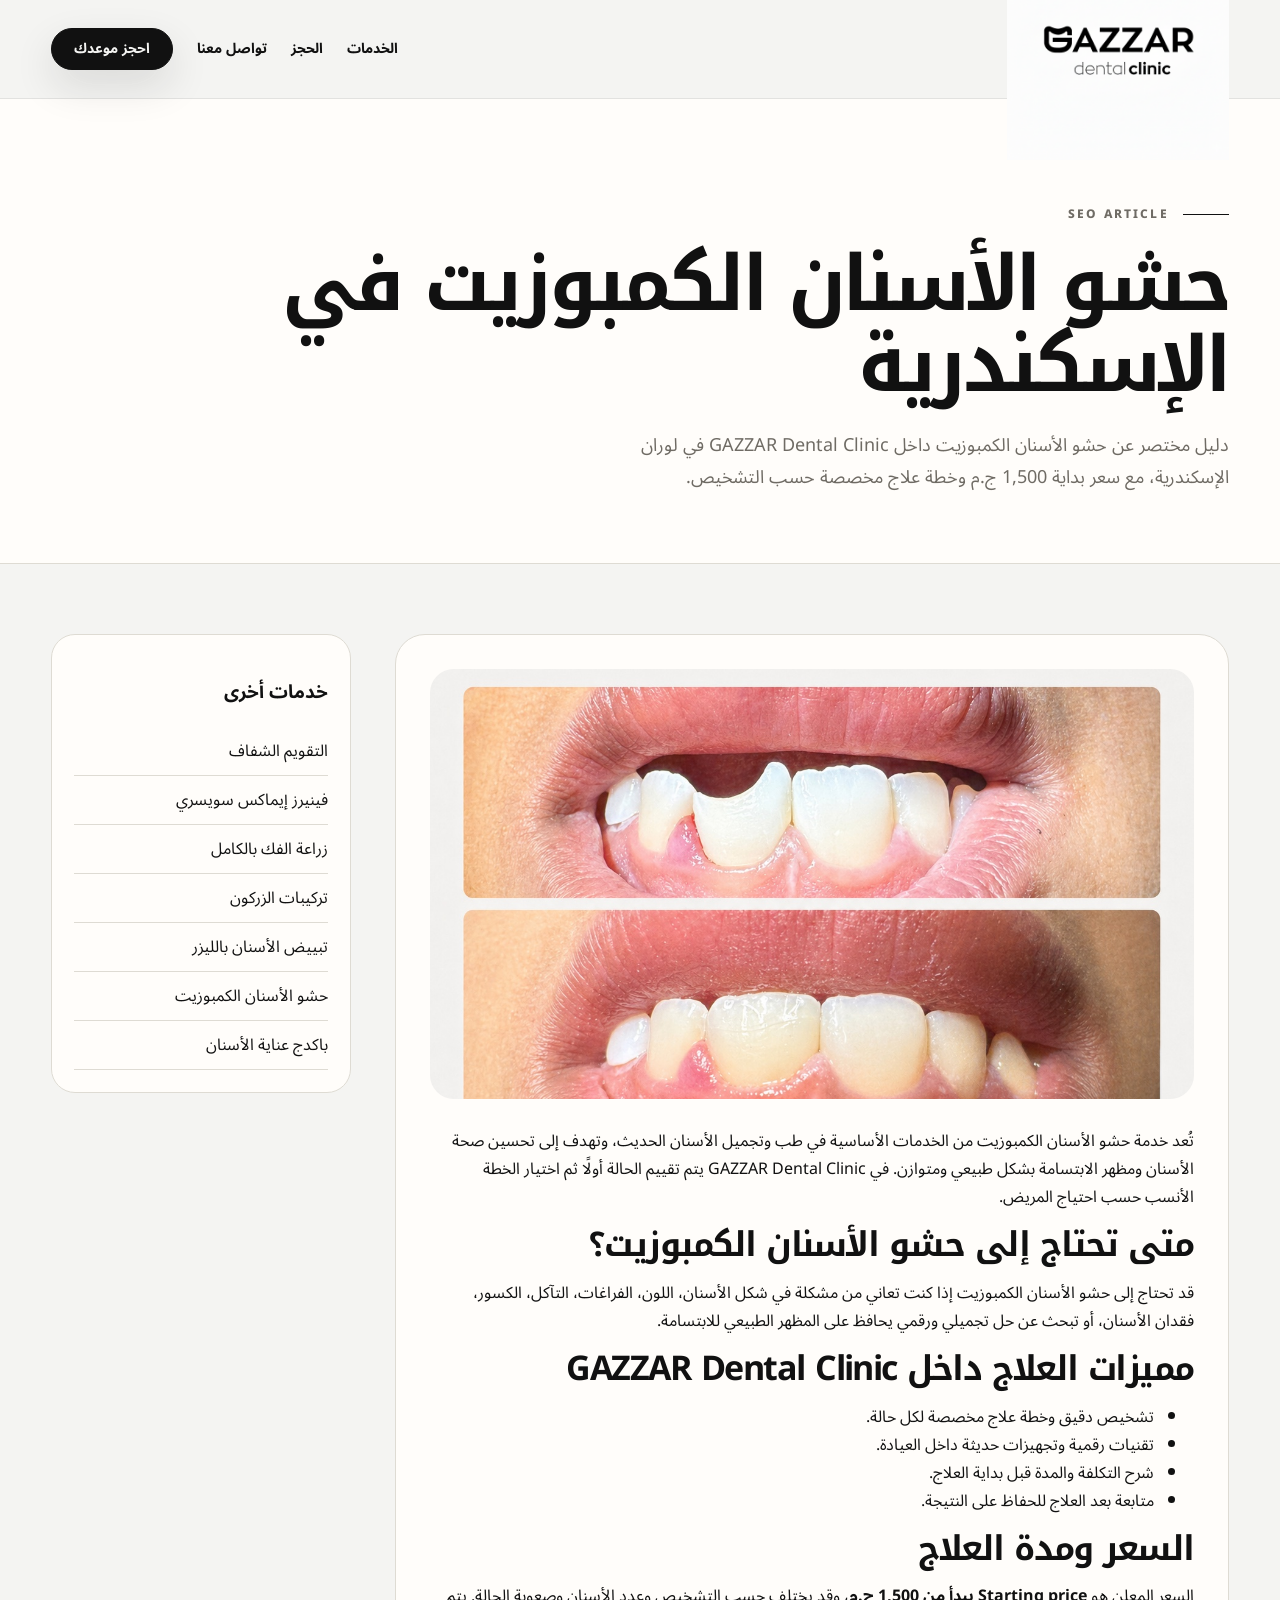
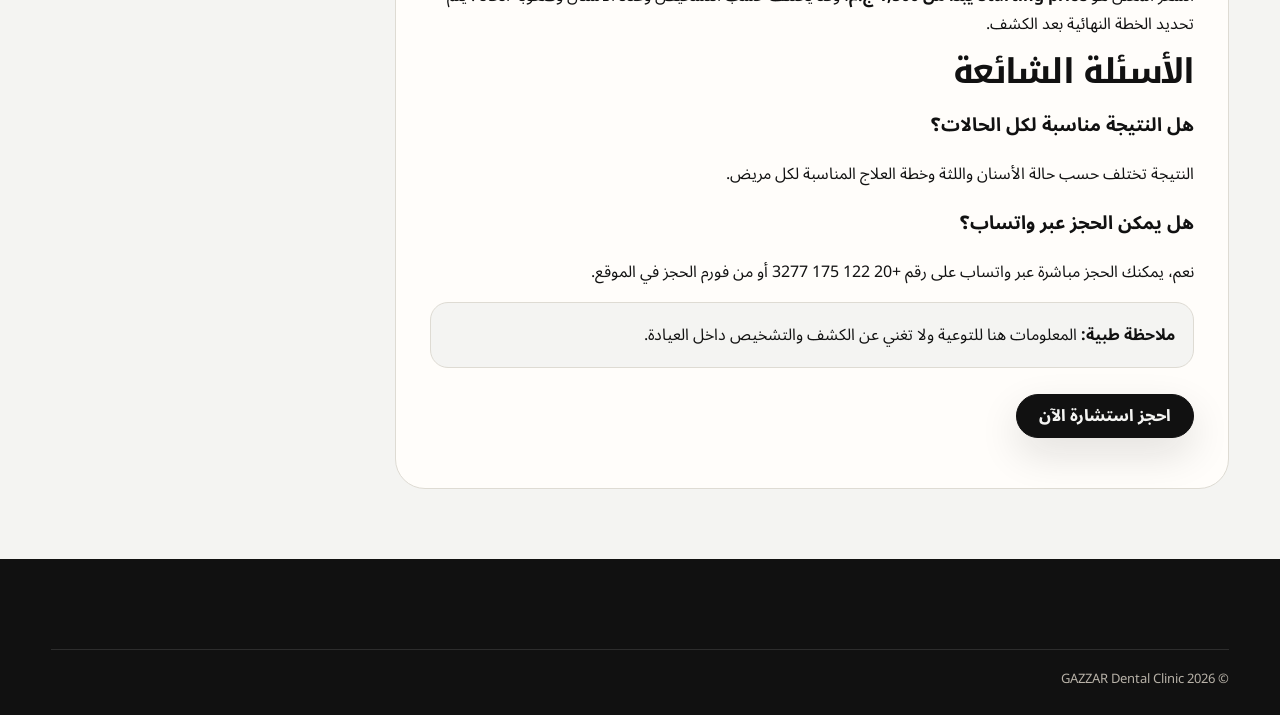
<file: composite-restoration.html>
<!doctype html><html lang="ar"><head><meta charset="utf-8"><meta name="viewport" content="width=device-width, initial-scale=1"><title>حشو الأسنان الكمبوزيت في الإسكندرية | GAZZAR Dental Clinic</title><meta name="description" content="حشو الأسنان الكمبوزيت في لوران الإسكندرية داخل GAZZAR Dental Clinic مع د. عمر الجزار. اعرف سعر البداية والمميزات واحجز عبر واتساب."><link rel="icon" href="logo.png"><link rel="preconnect" href="https://fonts.googleapis.com"><link rel="preconnect" href="https://fonts.gstatic.com" crossorigin><link href="https://fonts.googleapis.com/css2?family=Montserrat:wght@400;500;600;700;800;900&family=Noto+Kufi+Arabic:wght@400;500;600;700;800&family=Noto+Sans+Arabic:wght@400;500;600;700;800&family=Playfair+Display:ital,wght@0,500;0,600;0,700;1,500;1,600&display=swap" rel="stylesheet"><link rel="stylesheet" href="styles.css"></head><body dir="rtl"><header class="topbar"><div class="container nav"><a class="brand" href="index.html"><img src="logo.png" alt="GAZZAR Dental Clinic"></a><nav class="navlinks open"><a href="index.html#services">الخدمات</a><a href="index.html#booking">الحجز</a><a href="index.html#contact">تواصل معنا</a><a class="btn" href="index.html#booking">احجز موعدك</a></nav></div></header><section class="article-hero"><div class="container"><span class="eyebrow">SEO ARTICLE</span><h1>حشو الأسنان الكمبوزيت في الإسكندرية</h1><p class="lead">دليل مختصر عن حشو الأسنان الكمبوزيت داخل GAZZAR Dental Clinic في لوران الإسكندرية، مع سعر بداية 1,500 ج.م وخطة علاج مخصصة حسب التشخيص.</p></div></section><div class="container article-layout"><main><img src="case-composite.jpg" alt="حشو الأسنان الكمبوزيت" style="border-radius:24px;margin-bottom:28px;width:100%;max-height:430px;object-fit:cover"><p>تُعد خدمة حشو الأسنان الكمبوزيت من الخدمات الأساسية في طب وتجميل الأسنان الحديث، وتهدف إلى تحسين صحة الأسنان ومظهر الابتسامة بشكل طبيعي ومتوازن. في GAZZAR Dental Clinic يتم تقييم الحالة أولًا ثم اختيار الخطة الأنسب حسب احتياج المريض.</p><h2>متى تحتاج إلى حشو الأسنان الكمبوزيت؟</h2><p>قد تحتاج إلى حشو الأسنان الكمبوزيت إذا كنت تعاني من مشكلة في شكل الأسنان، اللون، الفراغات، التآكل، الكسور، فقدان الأسنان، أو تبحث عن حل تجميلي ورقمي يحافظ على المظهر الطبيعي للابتسامة.</p><h2>مميزات العلاج داخل GAZZAR Dental Clinic</h2><ul><li>تشخيص دقيق وخطة علاج مخصصة لكل حالة.</li><li>تقنيات رقمية وتجهيزات حديثة داخل العيادة.</li><li>شرح التكلفة والمدة قبل بداية العلاج.</li><li>متابعة بعد العلاج للحفاظ على النتيجة.</li></ul><h2>السعر ومدة العلاج</h2><p>السعر المعلن هو <strong>Starting price يبدأ من 1,500 ج.م</strong>، وقد يختلف حسب التشخيص وعدد الأسنان وصعوبة الحالة. يتم تحديد الخطة النهائية بعد الكشف.</p><h2>الأسئلة الشائعة</h2><h3>هل النتيجة مناسبة لكل الحالات؟</h3><p>النتيجة تختلف حسب حالة الأسنان واللثة وخطة العلاج المناسبة لكل مريض.</p><h3>هل يمكن الحجز عبر واتساب؟</h3><p>نعم، يمكنك الحجز مباشرة عبر واتساب على رقم +20 122 175 3277 أو من فورم الحجز في الموقع.</p><div class="notice"><strong>ملاحظة طبية:</strong> المعلومات هنا للتوعية ولا تغني عن الكشف والتشخيص داخل العيادة.</div><p style="margin-top:26px"><a class="btn" href="index.html#booking">احجز استشارة الآن</a></p></main><aside class="toc"><h3>خدمات أخرى</h3><a href="clear-aligners.html">التقويم الشفاف</a><a href="emax-veneers.html">فينيرز إيماكس سويسري</a><a href="full-arch-implants.html">زراعة الفك بالكامل</a><a href="zirconia-crowns.html">تركيبات الزركون</a><a href="laser-bleaching.html">تبييض الأسنان بالليزر</a><a href="composite-restoration.html">حشو الأسنان الكمبوزيت</a><a href="dental-care-package.html">باكدج عناية الأسنان</a></aside></div><footer class="footer"><div class="container copy">© 2026 GAZZAR Dental Clinic</div></footer></body></html>
</file>
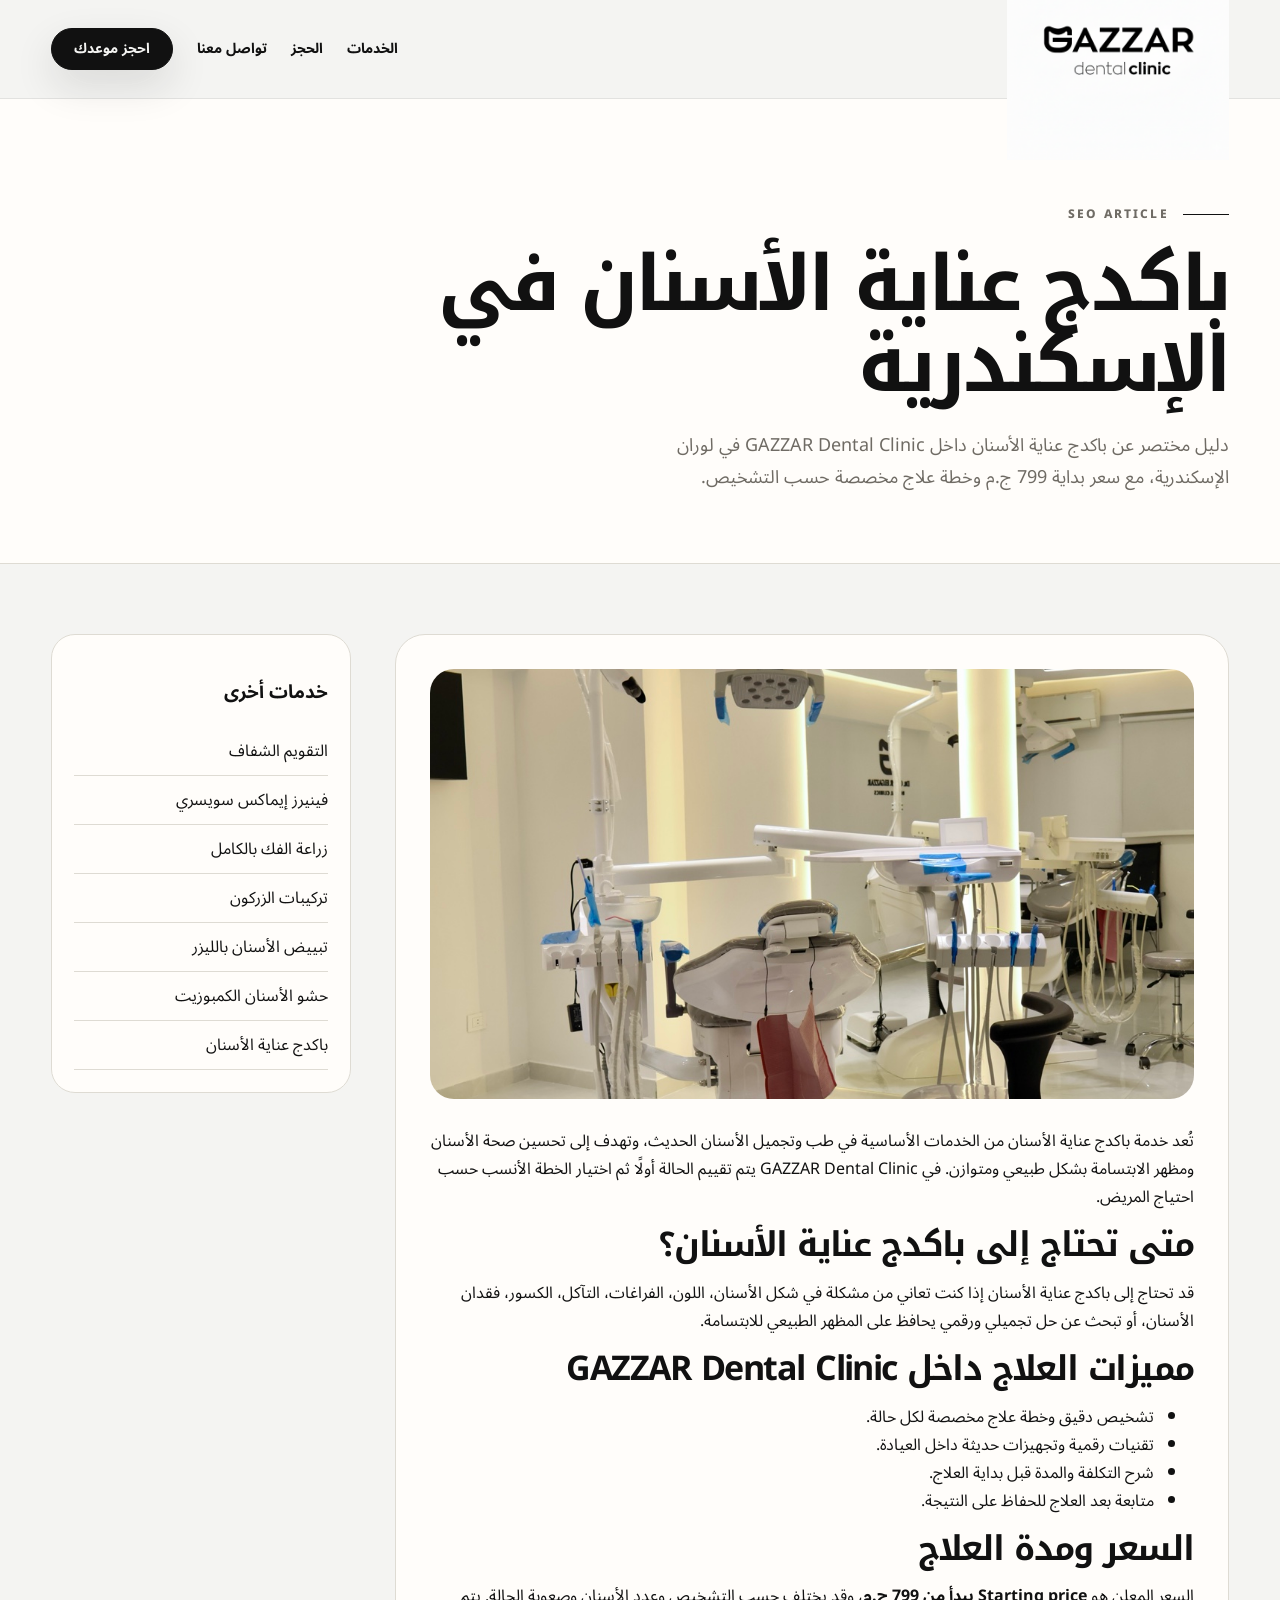
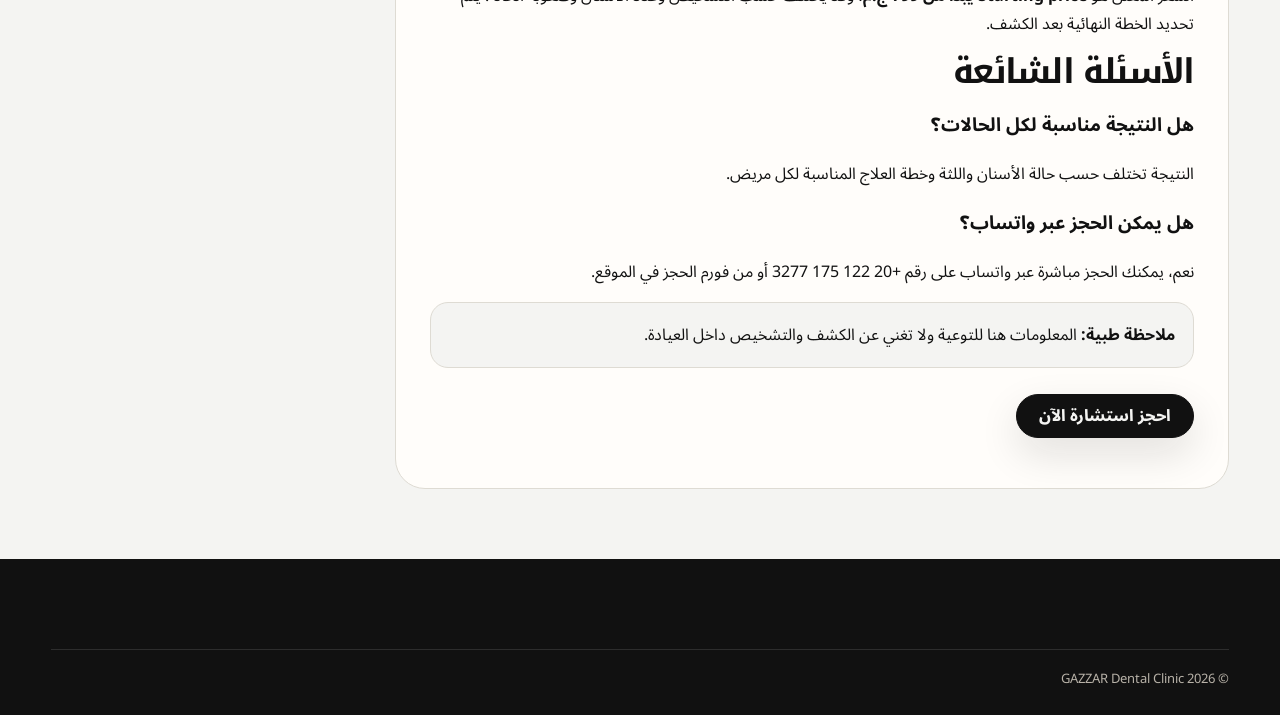
<file: dental-care-package.html>
<!doctype html><html lang="ar"><head><meta charset="utf-8"><meta name="viewport" content="width=device-width, initial-scale=1"><title>باكدج عناية الأسنان في الإسكندرية | GAZZAR Dental Clinic</title><meta name="description" content="باكدج عناية الأسنان في لوران الإسكندرية داخل GAZZAR Dental Clinic مع د. عمر الجزار. اعرف سعر البداية والمميزات واحجز عبر واتساب."><link rel="icon" href="logo.png"><link rel="preconnect" href="https://fonts.googleapis.com"><link rel="preconnect" href="https://fonts.gstatic.com" crossorigin><link href="https://fonts.googleapis.com/css2?family=Montserrat:wght@400;500;600;700;800;900&family=Noto+Kufi+Arabic:wght@400;500;600;700;800&family=Noto+Sans+Arabic:wght@400;500;600;700;800&family=Playfair+Display:ital,wght@0,500;0,600;0,700;1,500;1,600&display=swap" rel="stylesheet"><link rel="stylesheet" href="styles.css"></head><body dir="rtl"><header class="topbar"><div class="container nav"><a class="brand" href="index.html"><img src="logo.png" alt="GAZZAR Dental Clinic"></a><nav class="navlinks open"><a href="index.html#services">الخدمات</a><a href="index.html#booking">الحجز</a><a href="index.html#contact">تواصل معنا</a><a class="btn" href="index.html#booking">احجز موعدك</a></nav></div></header><section class="article-hero"><div class="container"><span class="eyebrow">SEO ARTICLE</span><h1>باكدج عناية الأسنان في الإسكندرية</h1><p class="lead">دليل مختصر عن باكدج عناية الأسنان داخل GAZZAR Dental Clinic في لوران الإسكندرية، مع سعر بداية 799 ج.م وخطة علاج مخصصة حسب التشخيص.</p></div></section><div class="container article-layout"><main><img src="clinic-treatment.jpg" alt="باكدج عناية الأسنان" style="border-radius:24px;margin-bottom:28px;width:100%;max-height:430px;object-fit:cover"><p>تُعد خدمة باكدج عناية الأسنان من الخدمات الأساسية في طب وتجميل الأسنان الحديث، وتهدف إلى تحسين صحة الأسنان ومظهر الابتسامة بشكل طبيعي ومتوازن. في GAZZAR Dental Clinic يتم تقييم الحالة أولًا ثم اختيار الخطة الأنسب حسب احتياج المريض.</p><h2>متى تحتاج إلى باكدج عناية الأسنان؟</h2><p>قد تحتاج إلى باكدج عناية الأسنان إذا كنت تعاني من مشكلة في شكل الأسنان، اللون، الفراغات، التآكل، الكسور، فقدان الأسنان، أو تبحث عن حل تجميلي ورقمي يحافظ على المظهر الطبيعي للابتسامة.</p><h2>مميزات العلاج داخل GAZZAR Dental Clinic</h2><ul><li>تشخيص دقيق وخطة علاج مخصصة لكل حالة.</li><li>تقنيات رقمية وتجهيزات حديثة داخل العيادة.</li><li>شرح التكلفة والمدة قبل بداية العلاج.</li><li>متابعة بعد العلاج للحفاظ على النتيجة.</li></ul><h2>السعر ومدة العلاج</h2><p>السعر المعلن هو <strong>Starting price يبدأ من 799 ج.م</strong>، وقد يختلف حسب التشخيص وعدد الأسنان وصعوبة الحالة. يتم تحديد الخطة النهائية بعد الكشف.</p><h2>الأسئلة الشائعة</h2><h3>هل النتيجة مناسبة لكل الحالات؟</h3><p>النتيجة تختلف حسب حالة الأسنان واللثة وخطة العلاج المناسبة لكل مريض.</p><h3>هل يمكن الحجز عبر واتساب؟</h3><p>نعم، يمكنك الحجز مباشرة عبر واتساب على رقم +20 122 175 3277 أو من فورم الحجز في الموقع.</p><div class="notice"><strong>ملاحظة طبية:</strong> المعلومات هنا للتوعية ولا تغني عن الكشف والتشخيص داخل العيادة.</div><p style="margin-top:26px"><a class="btn" href="index.html#booking">احجز استشارة الآن</a></p></main><aside class="toc"><h3>خدمات أخرى</h3><a href="clear-aligners.html">التقويم الشفاف</a><a href="emax-veneers.html">فينيرز إيماكس سويسري</a><a href="full-arch-implants.html">زراعة الفك بالكامل</a><a href="zirconia-crowns.html">تركيبات الزركون</a><a href="laser-bleaching.html">تبييض الأسنان بالليزر</a><a href="composite-restoration.html">حشو الأسنان الكمبوزيت</a><a href="dental-care-package.html">باكدج عناية الأسنان</a></aside></div><footer class="footer"><div class="container copy">© 2026 GAZZAR Dental Clinic</div></footer></body></html>
</file>
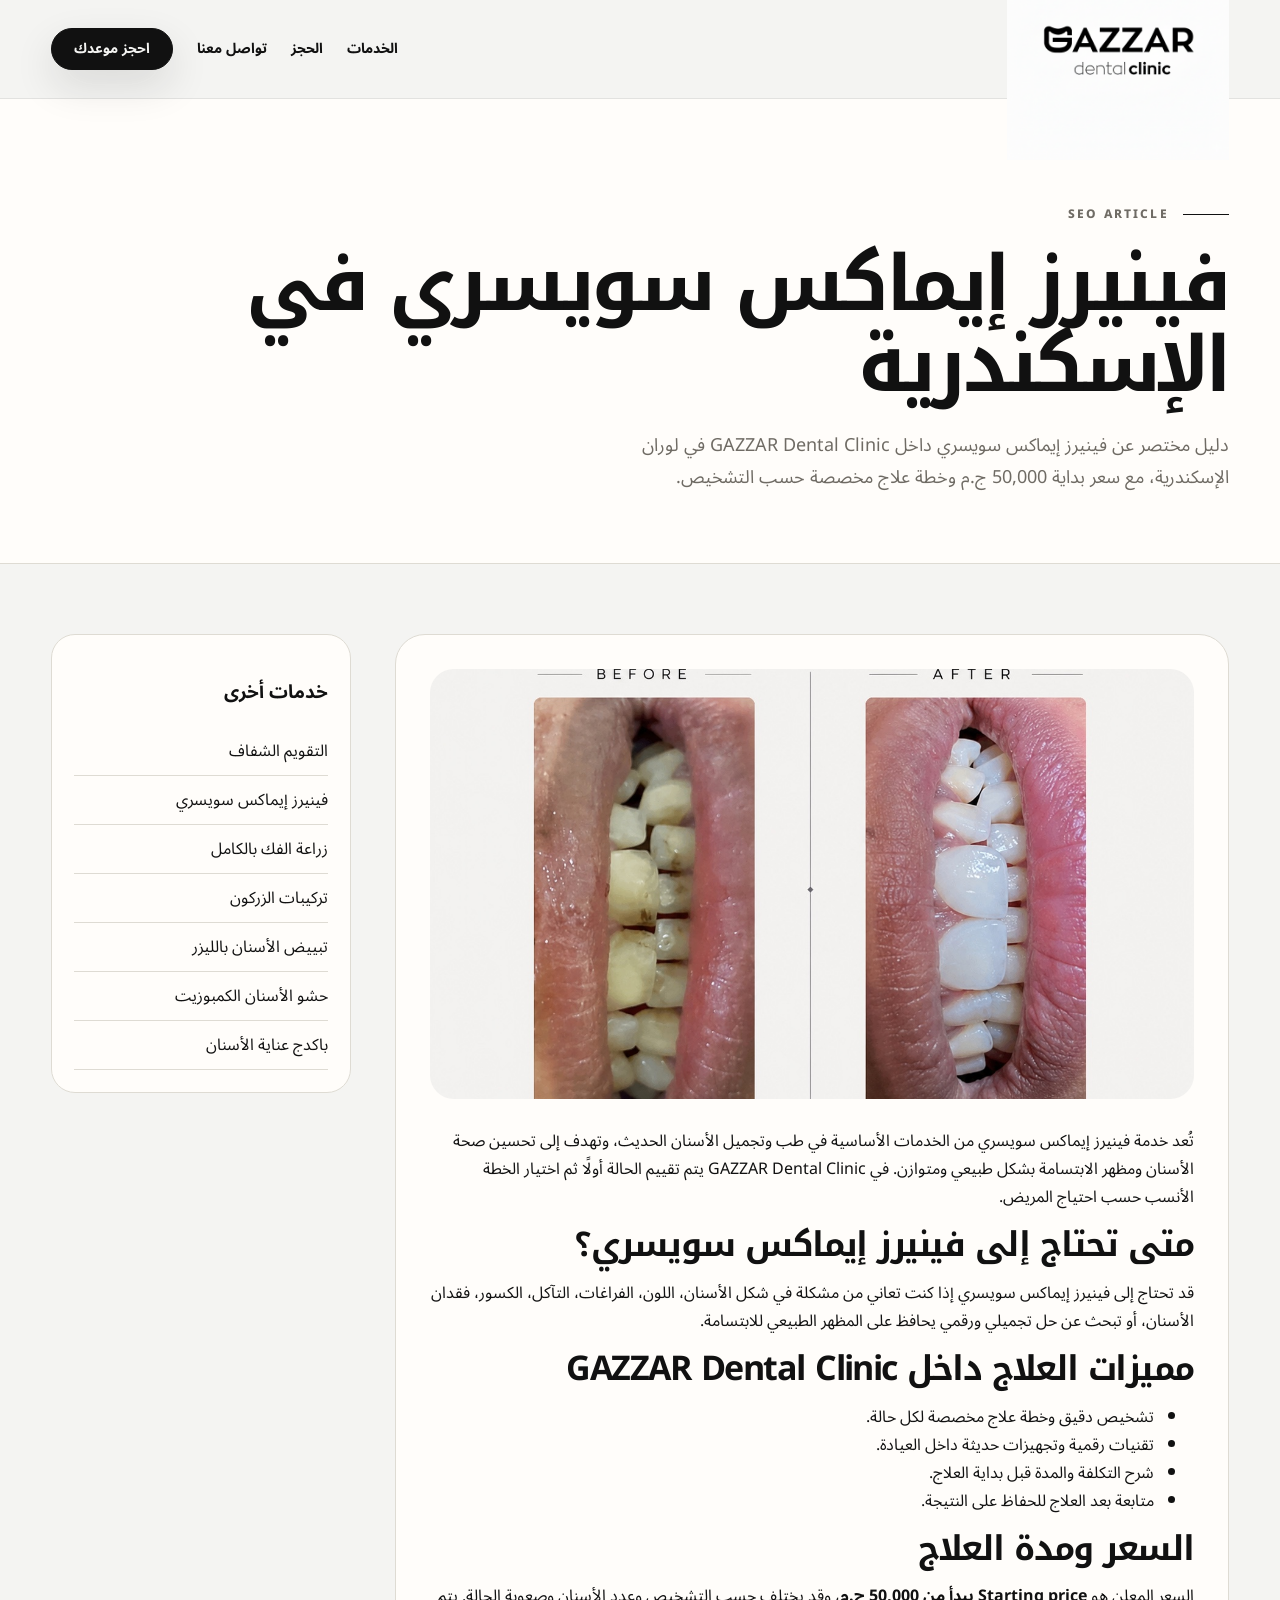
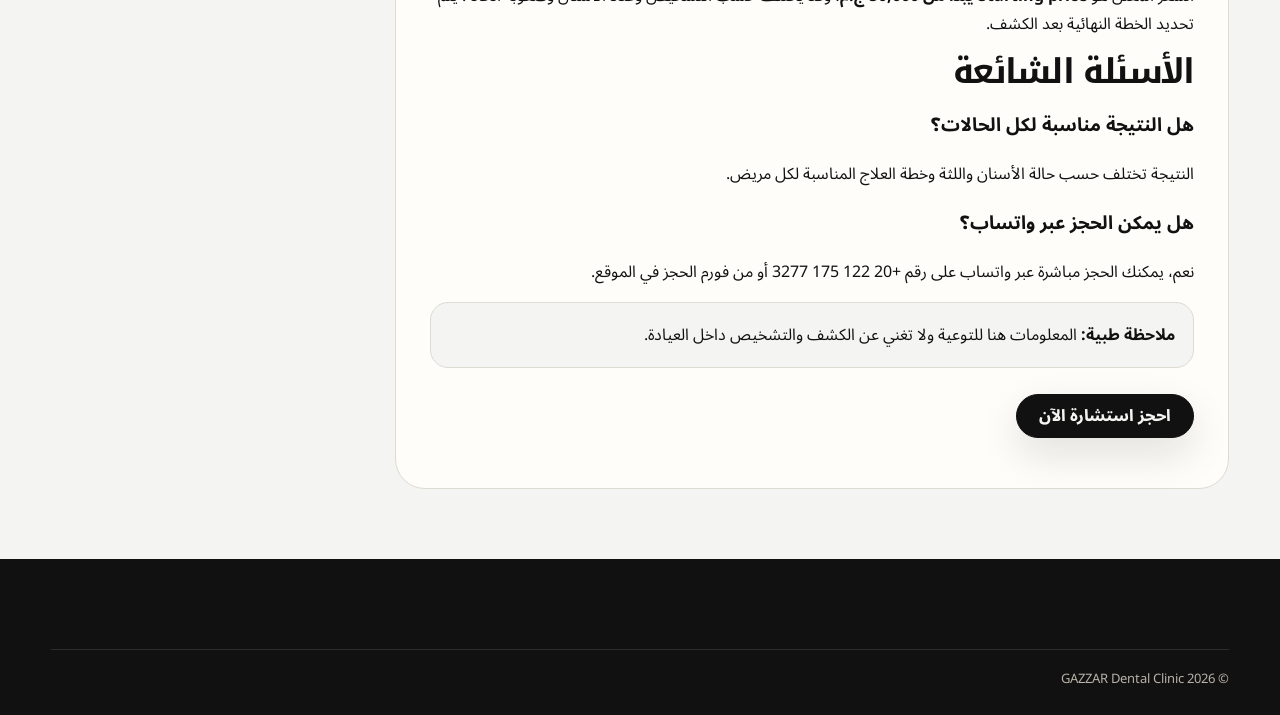
<file: emax-veneers.html>
<!doctype html><html lang="ar"><head><meta charset="utf-8"><meta name="viewport" content="width=device-width, initial-scale=1"><title>فينيرز إيماكس سويسري في الإسكندرية | GAZZAR Dental Clinic</title><meta name="description" content="فينيرز إيماكس سويسري في لوران الإسكندرية داخل GAZZAR Dental Clinic مع د. عمر الجزار. اعرف سعر البداية والمميزات واحجز عبر واتساب."><link rel="icon" href="logo.png"><link rel="preconnect" href="https://fonts.googleapis.com"><link rel="preconnect" href="https://fonts.gstatic.com" crossorigin><link href="https://fonts.googleapis.com/css2?family=Montserrat:wght@400;500;600;700;800;900&family=Noto+Kufi+Arabic:wght@400;500;600;700;800&family=Noto+Sans+Arabic:wght@400;500;600;700;800&family=Playfair+Display:ital,wght@0,500;0,600;0,700;1,500;1,600&display=swap" rel="stylesheet"><link rel="stylesheet" href="styles.css"></head><body dir="rtl"><header class="topbar"><div class="container nav"><a class="brand" href="index.html"><img src="logo.png" alt="GAZZAR Dental Clinic"></a><nav class="navlinks open"><a href="index.html#services">الخدمات</a><a href="index.html#booking">الحجز</a><a href="index.html#contact">تواصل معنا</a><a class="btn" href="index.html#booking">احجز موعدك</a></nav></div></header><section class="article-hero"><div class="container"><span class="eyebrow">SEO ARTICLE</span><h1>فينيرز إيماكس سويسري في الإسكندرية</h1><p class="lead">دليل مختصر عن فينيرز إيماكس سويسري داخل GAZZAR Dental Clinic في لوران الإسكندرية، مع سعر بداية 50,000 ج.م وخطة علاج مخصصة حسب التشخيص.</p></div></section><div class="container article-layout"><main><img src="case-emax.jpg" alt="فينيرز إيماكس سويسري" style="border-radius:24px;margin-bottom:28px;width:100%;max-height:430px;object-fit:cover"><p>تُعد خدمة فينيرز إيماكس سويسري من الخدمات الأساسية في طب وتجميل الأسنان الحديث، وتهدف إلى تحسين صحة الأسنان ومظهر الابتسامة بشكل طبيعي ومتوازن. في GAZZAR Dental Clinic يتم تقييم الحالة أولًا ثم اختيار الخطة الأنسب حسب احتياج المريض.</p><h2>متى تحتاج إلى فينيرز إيماكس سويسري؟</h2><p>قد تحتاج إلى فينيرز إيماكس سويسري إذا كنت تعاني من مشكلة في شكل الأسنان، اللون، الفراغات، التآكل، الكسور، فقدان الأسنان، أو تبحث عن حل تجميلي ورقمي يحافظ على المظهر الطبيعي للابتسامة.</p><h2>مميزات العلاج داخل GAZZAR Dental Clinic</h2><ul><li>تشخيص دقيق وخطة علاج مخصصة لكل حالة.</li><li>تقنيات رقمية وتجهيزات حديثة داخل العيادة.</li><li>شرح التكلفة والمدة قبل بداية العلاج.</li><li>متابعة بعد العلاج للحفاظ على النتيجة.</li></ul><h2>السعر ومدة العلاج</h2><p>السعر المعلن هو <strong>Starting price يبدأ من 50,000 ج.م</strong>، وقد يختلف حسب التشخيص وعدد الأسنان وصعوبة الحالة. يتم تحديد الخطة النهائية بعد الكشف.</p><h2>الأسئلة الشائعة</h2><h3>هل النتيجة مناسبة لكل الحالات؟</h3><p>النتيجة تختلف حسب حالة الأسنان واللثة وخطة العلاج المناسبة لكل مريض.</p><h3>هل يمكن الحجز عبر واتساب؟</h3><p>نعم، يمكنك الحجز مباشرة عبر واتساب على رقم +20 122 175 3277 أو من فورم الحجز في الموقع.</p><div class="notice"><strong>ملاحظة طبية:</strong> المعلومات هنا للتوعية ولا تغني عن الكشف والتشخيص داخل العيادة.</div><p style="margin-top:26px"><a class="btn" href="index.html#booking">احجز استشارة الآن</a></p></main><aside class="toc"><h3>خدمات أخرى</h3><a href="clear-aligners.html">التقويم الشفاف</a><a href="emax-veneers.html">فينيرز إيماكس سويسري</a><a href="full-arch-implants.html">زراعة الفك بالكامل</a><a href="zirconia-crowns.html">تركيبات الزركون</a><a href="laser-bleaching.html">تبييض الأسنان بالليزر</a><a href="composite-restoration.html">حشو الأسنان الكمبوزيت</a><a href="dental-care-package.html">باكدج عناية الأسنان</a></aside></div><footer class="footer"><div class="container copy">© 2026 GAZZAR Dental Clinic</div></footer></body></html>
</file>
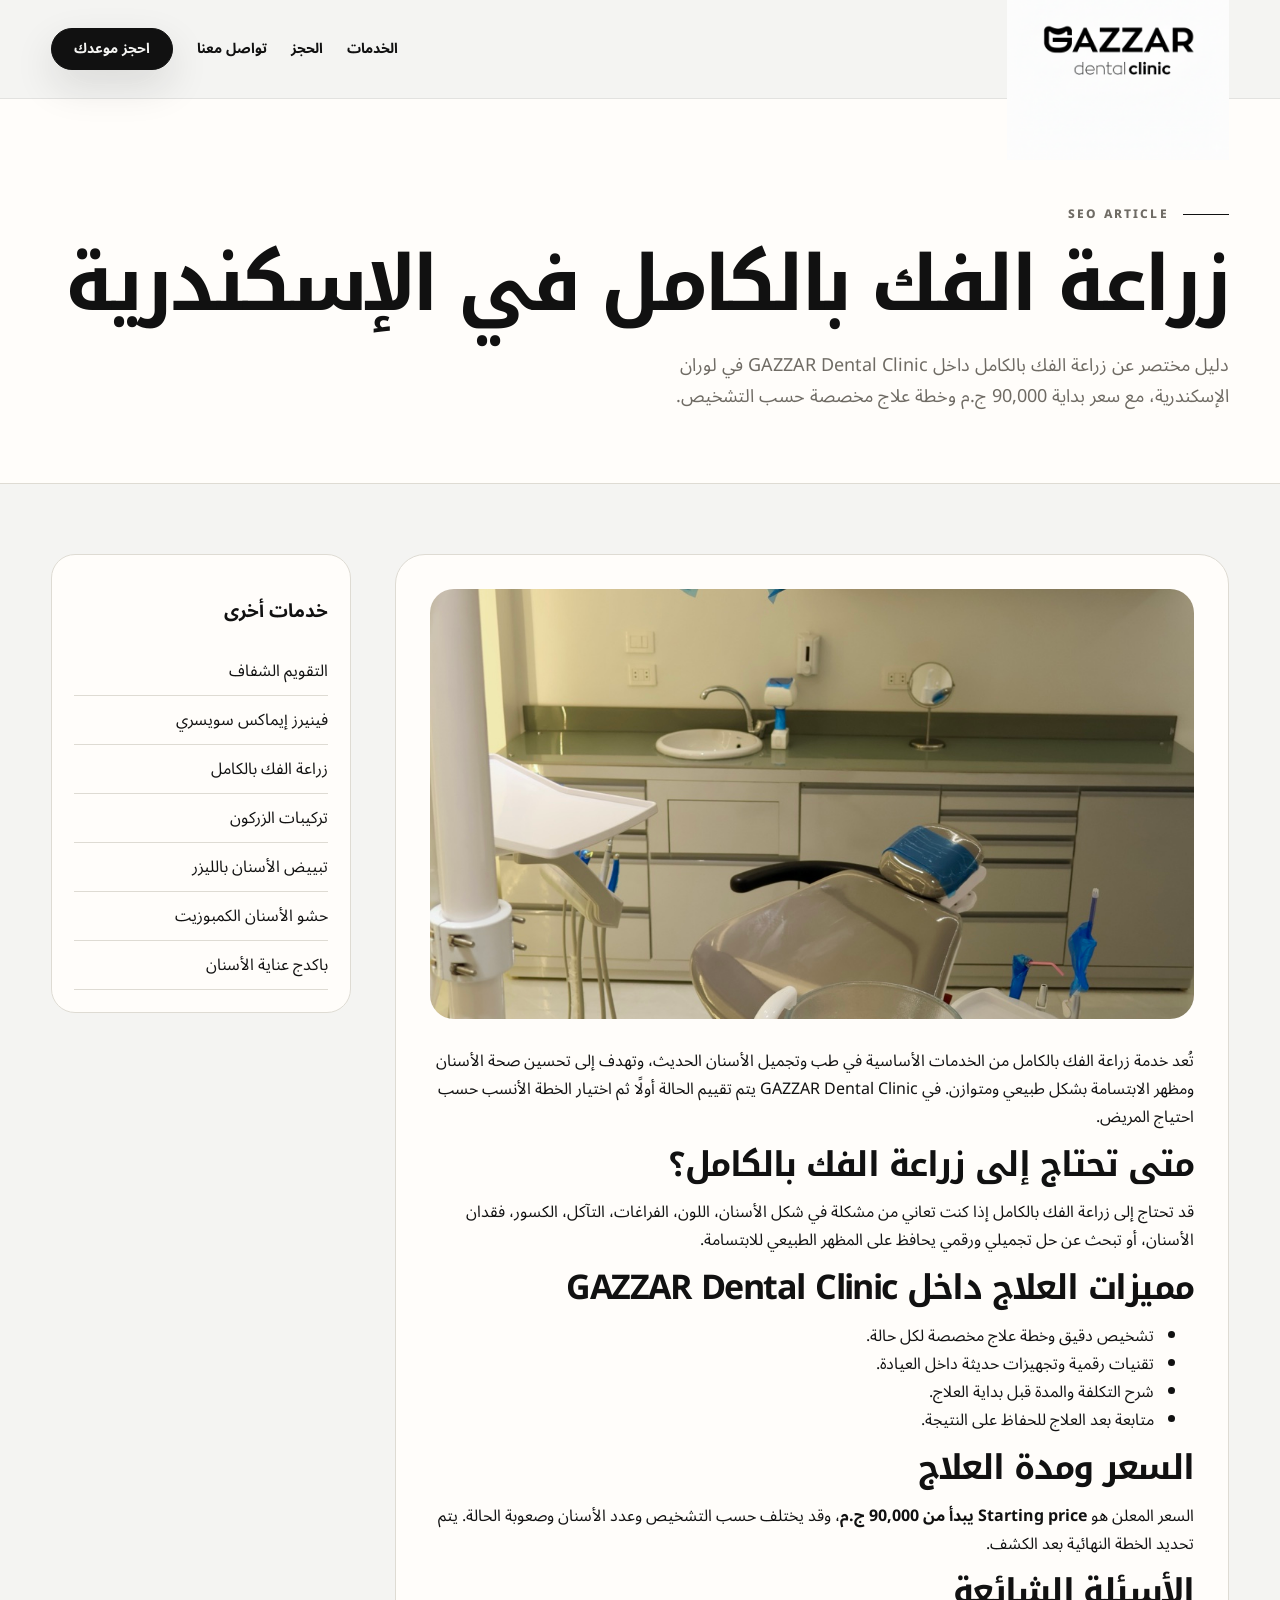
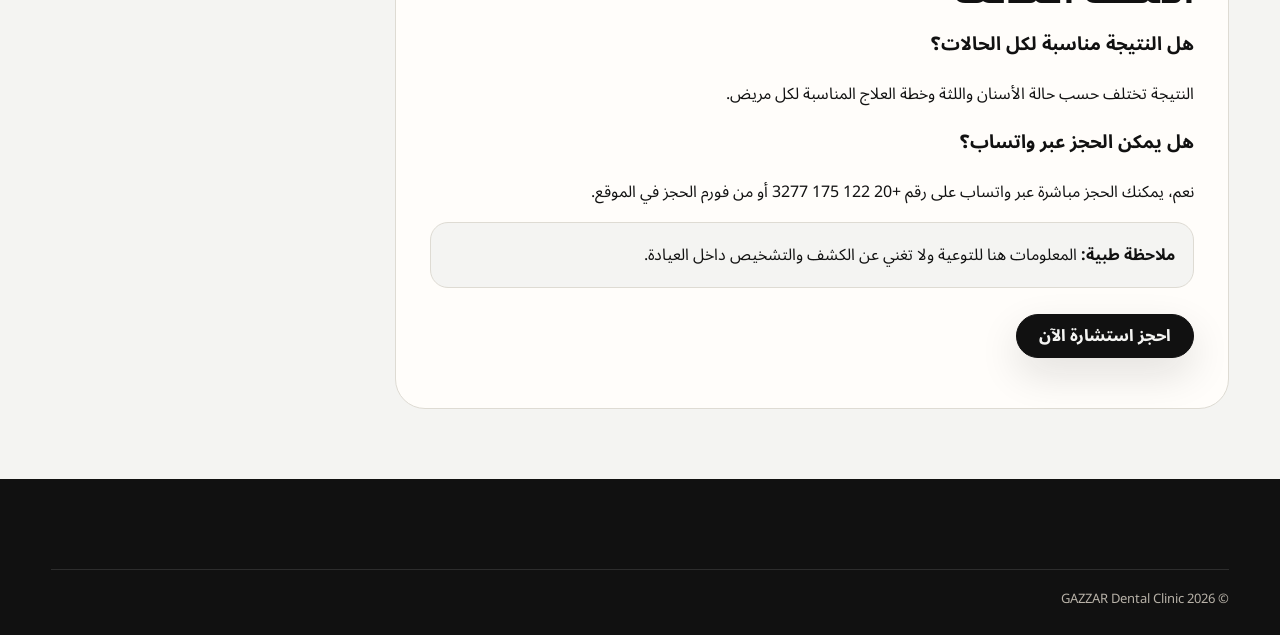
<file: full-arch-implants.html>
<!doctype html><html lang="ar"><head><meta charset="utf-8"><meta name="viewport" content="width=device-width, initial-scale=1"><title>زراعة الفك بالكامل في الإسكندرية | GAZZAR Dental Clinic</title><meta name="description" content="زراعة الفك بالكامل في لوران الإسكندرية داخل GAZZAR Dental Clinic مع د. عمر الجزار. اعرف سعر البداية والمميزات واحجز عبر واتساب."><link rel="icon" href="logo.png"><link rel="preconnect" href="https://fonts.googleapis.com"><link rel="preconnect" href="https://fonts.gstatic.com" crossorigin><link href="https://fonts.googleapis.com/css2?family=Montserrat:wght@400;500;600;700;800;900&family=Noto+Kufi+Arabic:wght@400;500;600;700;800&family=Noto+Sans+Arabic:wght@400;500;600;700;800&family=Playfair+Display:ital,wght@0,500;0,600;0,700;1,500;1,600&display=swap" rel="stylesheet"><link rel="stylesheet" href="styles.css"></head><body dir="rtl"><header class="topbar"><div class="container nav"><a class="brand" href="index.html"><img src="logo.png" alt="GAZZAR Dental Clinic"></a><nav class="navlinks open"><a href="index.html#services">الخدمات</a><a href="index.html#booking">الحجز</a><a href="index.html#contact">تواصل معنا</a><a class="btn" href="index.html#booking">احجز موعدك</a></nav></div></header><section class="article-hero"><div class="container"><span class="eyebrow">SEO ARTICLE</span><h1>زراعة الفك بالكامل في الإسكندرية</h1><p class="lead">دليل مختصر عن زراعة الفك بالكامل داخل GAZZAR Dental Clinic في لوران الإسكندرية، مع سعر بداية 90,000 ج.م وخطة علاج مخصصة حسب التشخيص.</p></div></section><div class="container article-layout"><main><img src="clinic-unit.jpg" alt="زراعة الفك بالكامل" style="border-radius:24px;margin-bottom:28px;width:100%;max-height:430px;object-fit:cover"><p>تُعد خدمة زراعة الفك بالكامل من الخدمات الأساسية في طب وتجميل الأسنان الحديث، وتهدف إلى تحسين صحة الأسنان ومظهر الابتسامة بشكل طبيعي ومتوازن. في GAZZAR Dental Clinic يتم تقييم الحالة أولًا ثم اختيار الخطة الأنسب حسب احتياج المريض.</p><h2>متى تحتاج إلى زراعة الفك بالكامل؟</h2><p>قد تحتاج إلى زراعة الفك بالكامل إذا كنت تعاني من مشكلة في شكل الأسنان، اللون، الفراغات، التآكل، الكسور، فقدان الأسنان، أو تبحث عن حل تجميلي ورقمي يحافظ على المظهر الطبيعي للابتسامة.</p><h2>مميزات العلاج داخل GAZZAR Dental Clinic</h2><ul><li>تشخيص دقيق وخطة علاج مخصصة لكل حالة.</li><li>تقنيات رقمية وتجهيزات حديثة داخل العيادة.</li><li>شرح التكلفة والمدة قبل بداية العلاج.</li><li>متابعة بعد العلاج للحفاظ على النتيجة.</li></ul><h2>السعر ومدة العلاج</h2><p>السعر المعلن هو <strong>Starting price يبدأ من 90,000 ج.م</strong>، وقد يختلف حسب التشخيص وعدد الأسنان وصعوبة الحالة. يتم تحديد الخطة النهائية بعد الكشف.</p><h2>الأسئلة الشائعة</h2><h3>هل النتيجة مناسبة لكل الحالات؟</h3><p>النتيجة تختلف حسب حالة الأسنان واللثة وخطة العلاج المناسبة لكل مريض.</p><h3>هل يمكن الحجز عبر واتساب؟</h3><p>نعم، يمكنك الحجز مباشرة عبر واتساب على رقم +20 122 175 3277 أو من فورم الحجز في الموقع.</p><div class="notice"><strong>ملاحظة طبية:</strong> المعلومات هنا للتوعية ولا تغني عن الكشف والتشخيص داخل العيادة.</div><p style="margin-top:26px"><a class="btn" href="index.html#booking">احجز استشارة الآن</a></p></main><aside class="toc"><h3>خدمات أخرى</h3><a href="clear-aligners.html">التقويم الشفاف</a><a href="emax-veneers.html">فينيرز إيماكس سويسري</a><a href="full-arch-implants.html">زراعة الفك بالكامل</a><a href="zirconia-crowns.html">تركيبات الزركون</a><a href="laser-bleaching.html">تبييض الأسنان بالليزر</a><a href="composite-restoration.html">حشو الأسنان الكمبوزيت</a><a href="dental-care-package.html">باكدج عناية الأسنان</a></aside></div><footer class="footer"><div class="container copy">© 2026 GAZZAR Dental Clinic</div></footer></body></html>
</file>
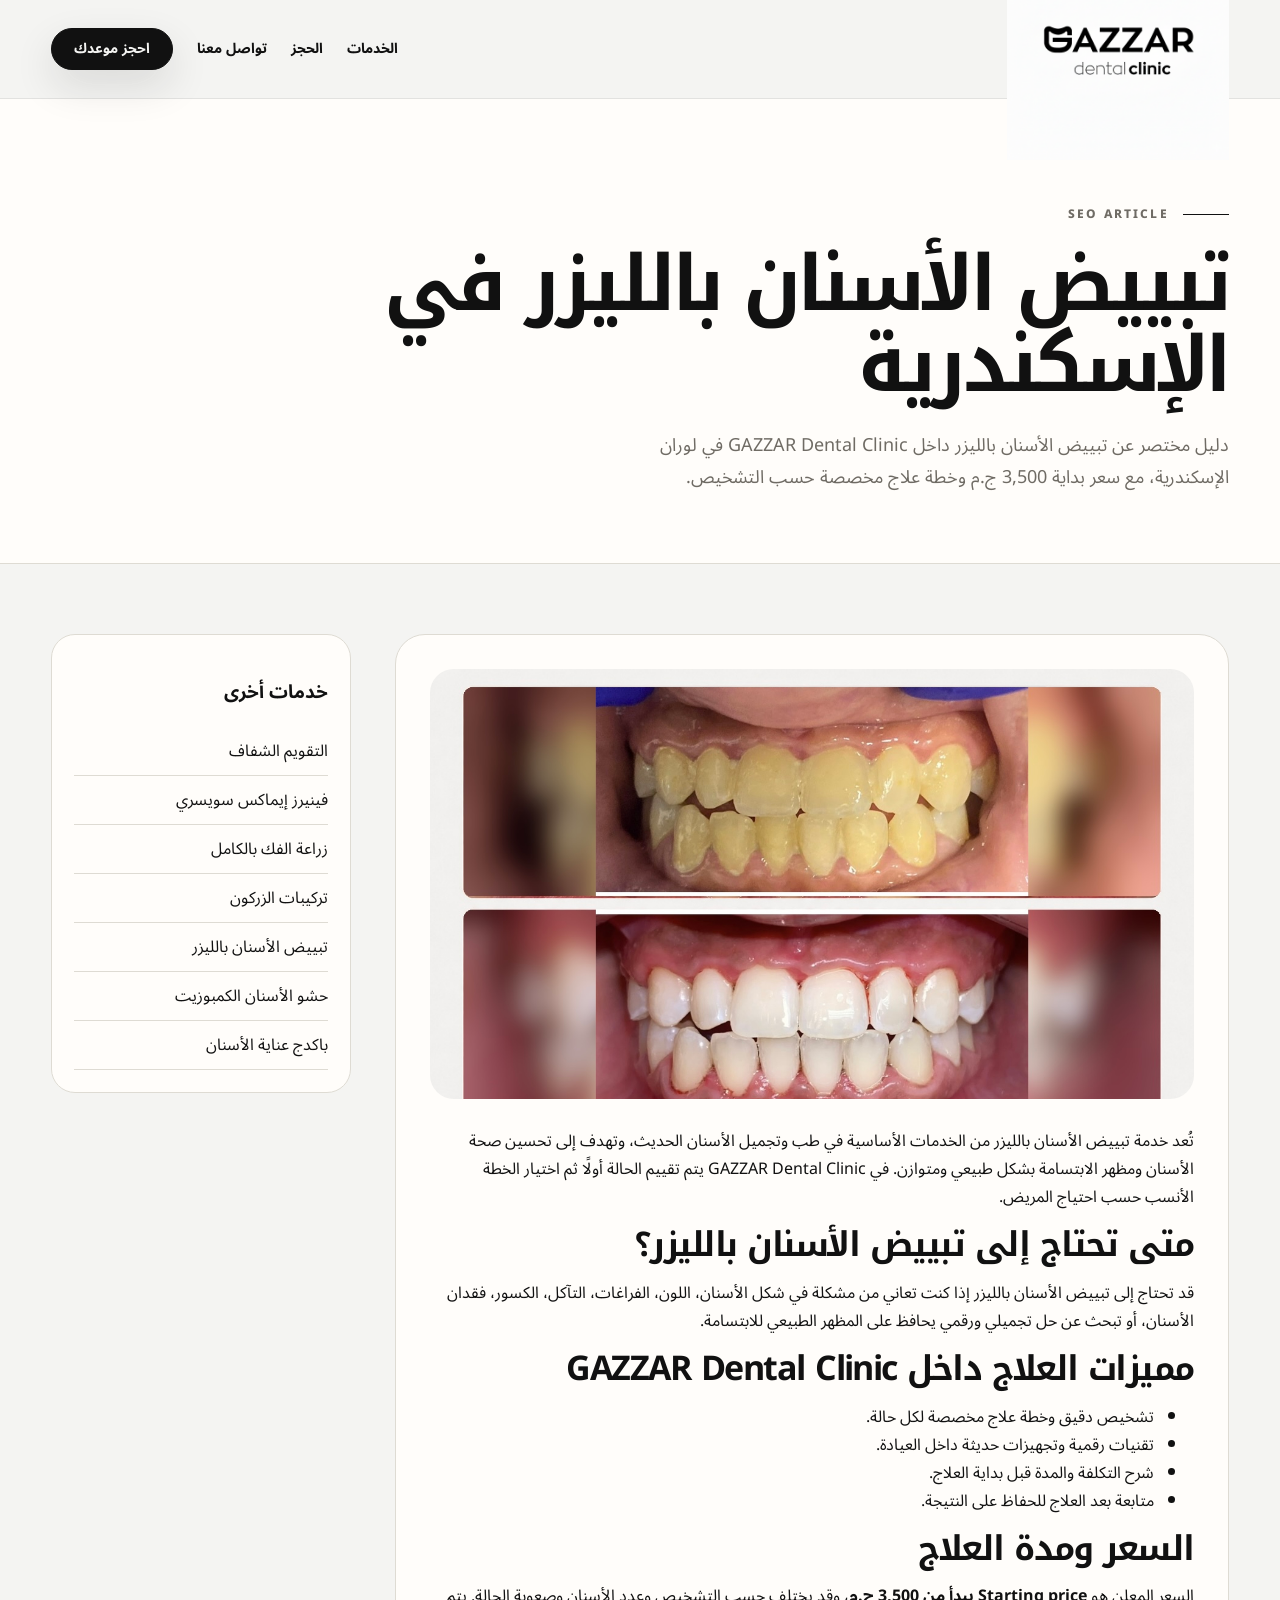
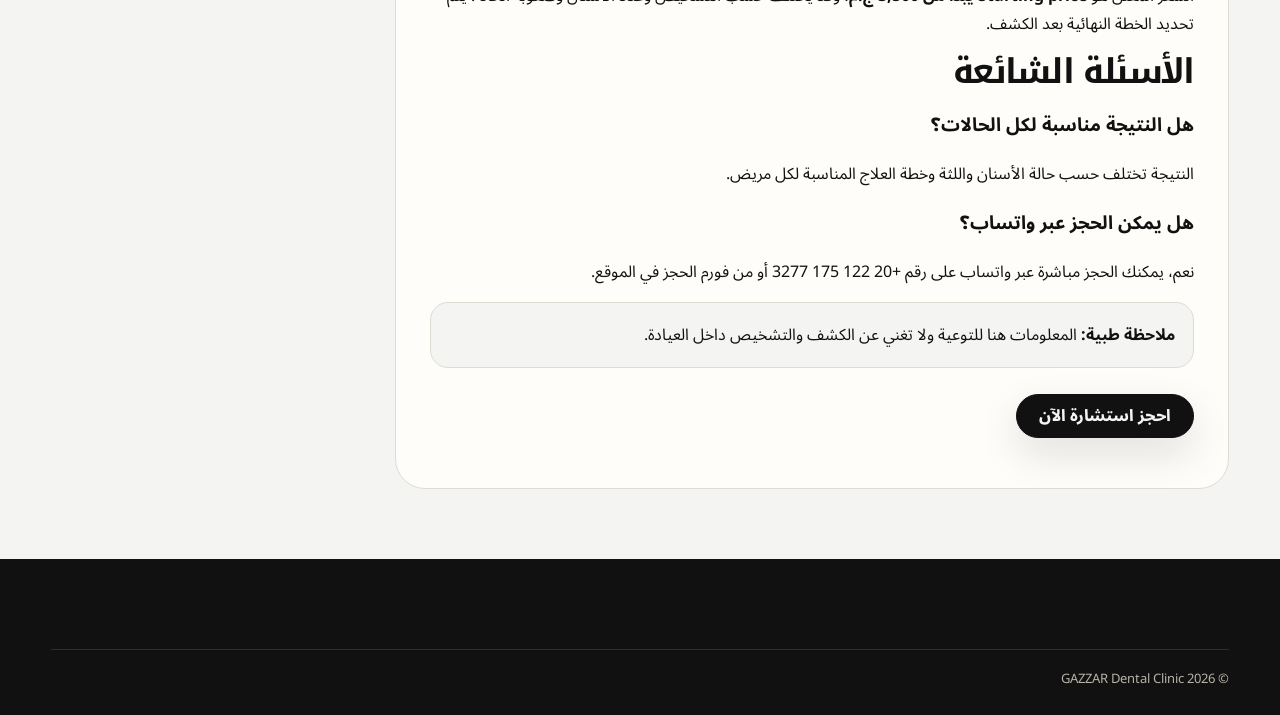
<file: laser-bleaching.html>
<!doctype html><html lang="ar"><head><meta charset="utf-8"><meta name="viewport" content="width=device-width, initial-scale=1"><title>تبييض الأسنان بالليزر في الإسكندرية | GAZZAR Dental Clinic</title><meta name="description" content="تبييض الأسنان بالليزر في لوران الإسكندرية داخل GAZZAR Dental Clinic مع د. عمر الجزار. اعرف سعر البداية والمميزات واحجز عبر واتساب."><link rel="icon" href="logo.png"><link rel="preconnect" href="https://fonts.googleapis.com"><link rel="preconnect" href="https://fonts.gstatic.com" crossorigin><link href="https://fonts.googleapis.com/css2?family=Montserrat:wght@400;500;600;700;800;900&family=Noto+Kufi+Arabic:wght@400;500;600;700;800&family=Noto+Sans+Arabic:wght@400;500;600;700;800&family=Playfair+Display:ital,wght@0,500;0,600;0,700;1,500;1,600&display=swap" rel="stylesheet"><link rel="stylesheet" href="styles.css"></head><body dir="rtl"><header class="topbar"><div class="container nav"><a class="brand" href="index.html"><img src="logo.png" alt="GAZZAR Dental Clinic"></a><nav class="navlinks open"><a href="index.html#services">الخدمات</a><a href="index.html#booking">الحجز</a><a href="index.html#contact">تواصل معنا</a><a class="btn" href="index.html#booking">احجز موعدك</a></nav></div></header><section class="article-hero"><div class="container"><span class="eyebrow">SEO ARTICLE</span><h1>تبييض الأسنان بالليزر في الإسكندرية</h1><p class="lead">دليل مختصر عن تبييض الأسنان بالليزر داخل GAZZAR Dental Clinic في لوران الإسكندرية، مع سعر بداية 3,500 ج.م وخطة علاج مخصصة حسب التشخيص.</p></div></section><div class="container article-layout"><main><img src="case-bleaching.jpg" alt="تبييض الأسنان بالليزر" style="border-radius:24px;margin-bottom:28px;width:100%;max-height:430px;object-fit:cover"><p>تُعد خدمة تبييض الأسنان بالليزر من الخدمات الأساسية في طب وتجميل الأسنان الحديث، وتهدف إلى تحسين صحة الأسنان ومظهر الابتسامة بشكل طبيعي ومتوازن. في GAZZAR Dental Clinic يتم تقييم الحالة أولًا ثم اختيار الخطة الأنسب حسب احتياج المريض.</p><h2>متى تحتاج إلى تبييض الأسنان بالليزر؟</h2><p>قد تحتاج إلى تبييض الأسنان بالليزر إذا كنت تعاني من مشكلة في شكل الأسنان، اللون، الفراغات، التآكل، الكسور، فقدان الأسنان، أو تبحث عن حل تجميلي ورقمي يحافظ على المظهر الطبيعي للابتسامة.</p><h2>مميزات العلاج داخل GAZZAR Dental Clinic</h2><ul><li>تشخيص دقيق وخطة علاج مخصصة لكل حالة.</li><li>تقنيات رقمية وتجهيزات حديثة داخل العيادة.</li><li>شرح التكلفة والمدة قبل بداية العلاج.</li><li>متابعة بعد العلاج للحفاظ على النتيجة.</li></ul><h2>السعر ومدة العلاج</h2><p>السعر المعلن هو <strong>Starting price يبدأ من 3,500 ج.م</strong>، وقد يختلف حسب التشخيص وعدد الأسنان وصعوبة الحالة. يتم تحديد الخطة النهائية بعد الكشف.</p><h2>الأسئلة الشائعة</h2><h3>هل النتيجة مناسبة لكل الحالات؟</h3><p>النتيجة تختلف حسب حالة الأسنان واللثة وخطة العلاج المناسبة لكل مريض.</p><h3>هل يمكن الحجز عبر واتساب؟</h3><p>نعم، يمكنك الحجز مباشرة عبر واتساب على رقم +20 122 175 3277 أو من فورم الحجز في الموقع.</p><div class="notice"><strong>ملاحظة طبية:</strong> المعلومات هنا للتوعية ولا تغني عن الكشف والتشخيص داخل العيادة.</div><p style="margin-top:26px"><a class="btn" href="index.html#booking">احجز استشارة الآن</a></p></main><aside class="toc"><h3>خدمات أخرى</h3><a href="clear-aligners.html">التقويم الشفاف</a><a href="emax-veneers.html">فينيرز إيماكس سويسري</a><a href="full-arch-implants.html">زراعة الفك بالكامل</a><a href="zirconia-crowns.html">تركيبات الزركون</a><a href="laser-bleaching.html">تبييض الأسنان بالليزر</a><a href="composite-restoration.html">حشو الأسنان الكمبوزيت</a><a href="dental-care-package.html">باكدج عناية الأسنان</a></aside></div><footer class="footer"><div class="container copy">© 2026 GAZZAR Dental Clinic</div></footer></body></html>
</file>
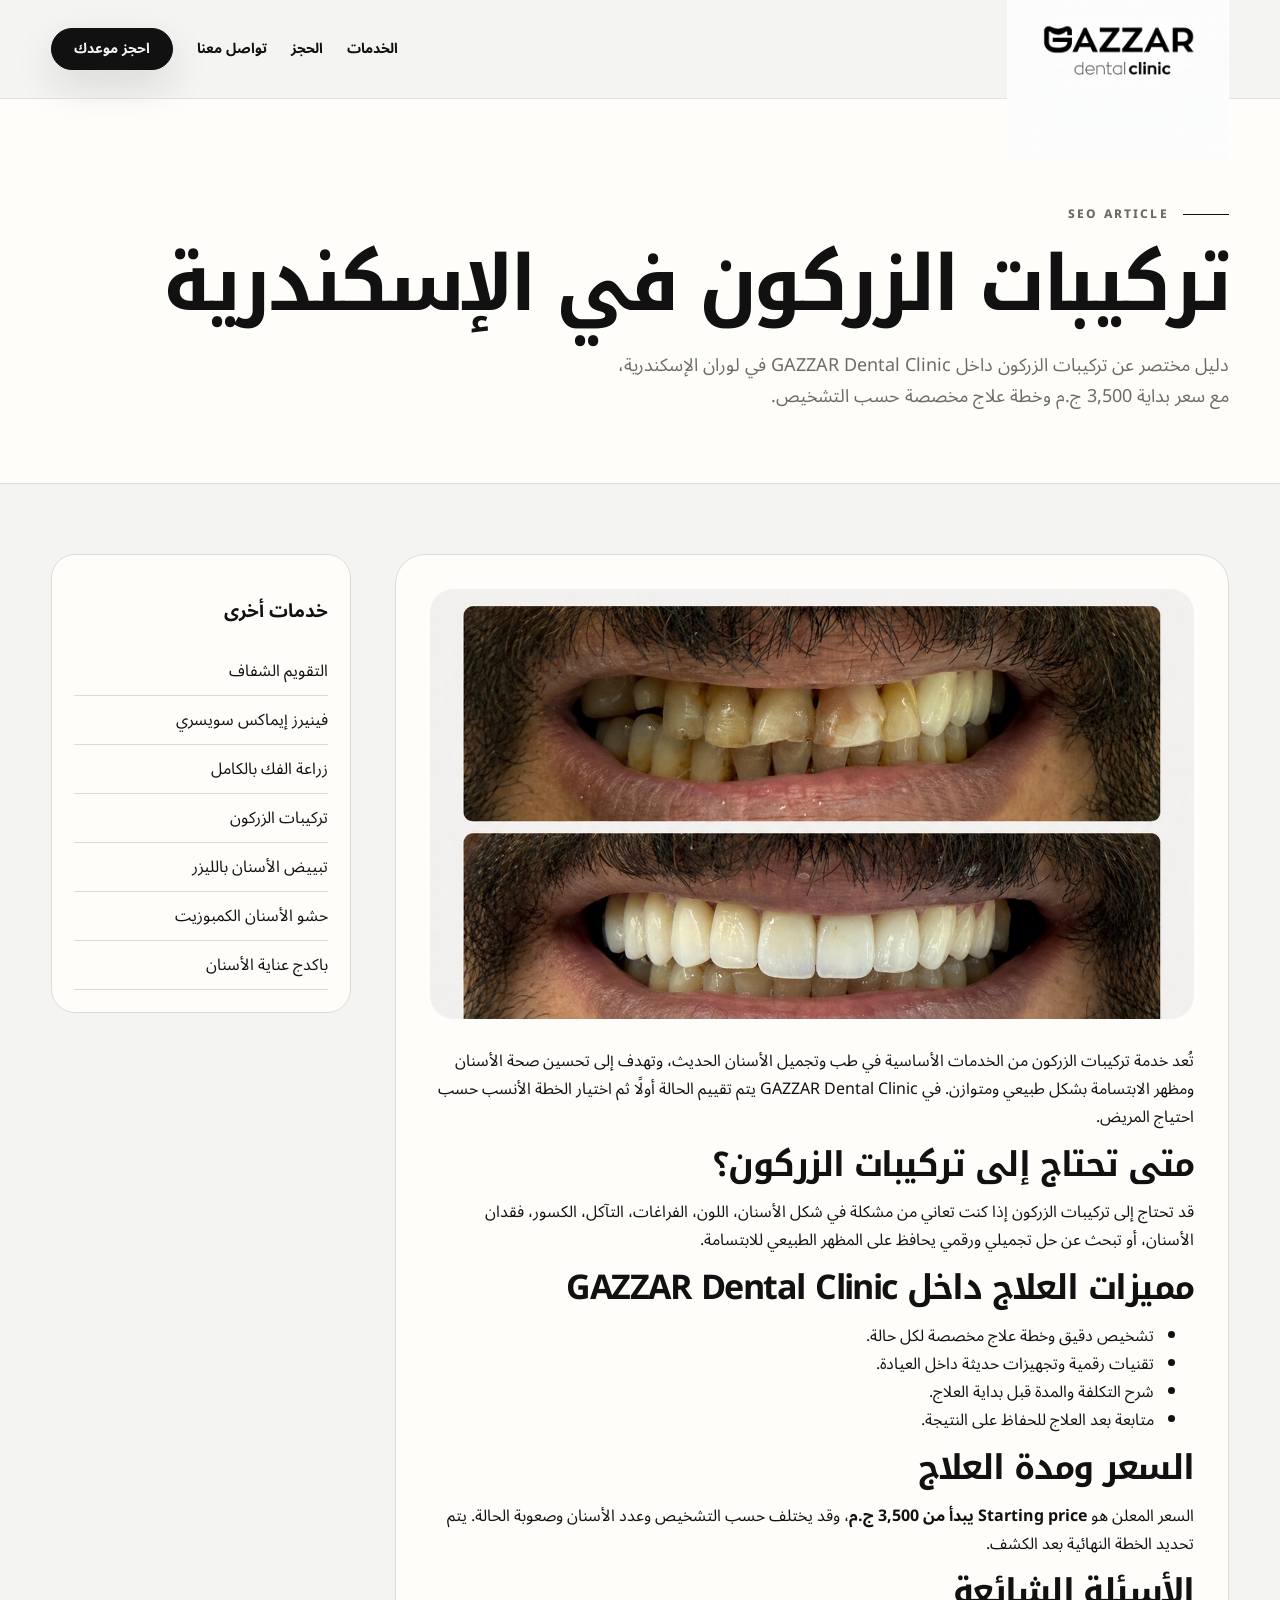
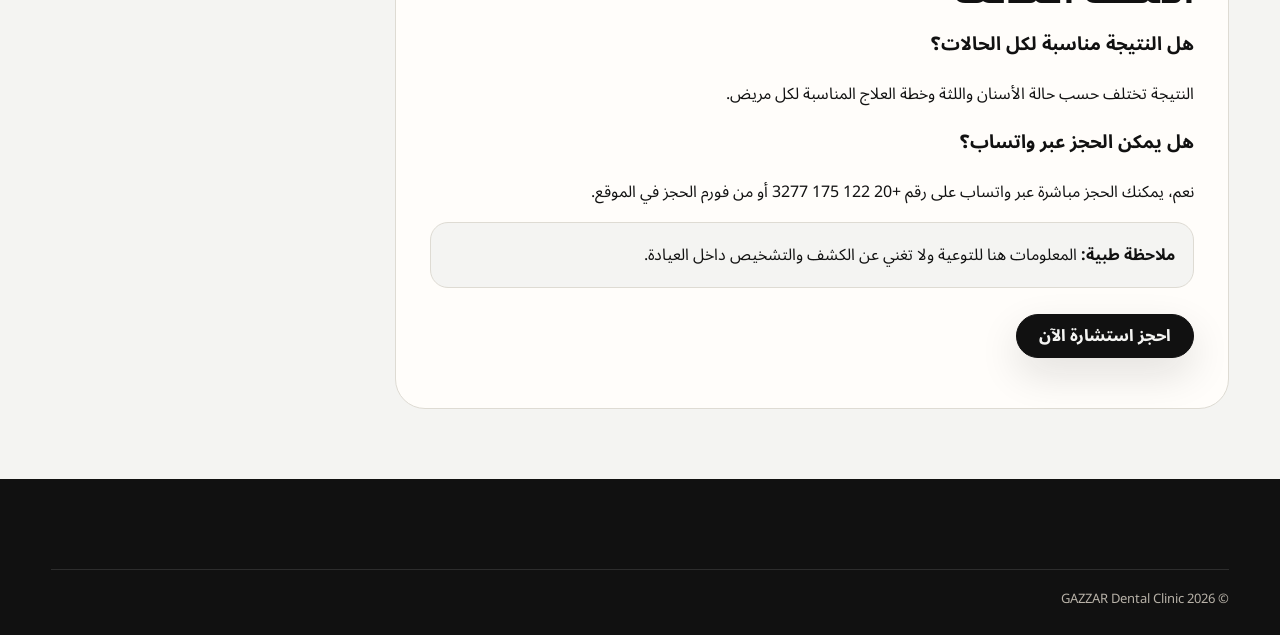
<file: zirconia-crowns.html>
<!doctype html><html lang="ar"><head><meta charset="utf-8"><meta name="viewport" content="width=device-width, initial-scale=1"><title>تركيبات الزركون في الإسكندرية | GAZZAR Dental Clinic</title><meta name="description" content="تركيبات الزركون في لوران الإسكندرية داخل GAZZAR Dental Clinic مع د. عمر الجزار. اعرف سعر البداية والمميزات واحجز عبر واتساب."><link rel="icon" href="logo.png"><link rel="preconnect" href="https://fonts.googleapis.com"><link rel="preconnect" href="https://fonts.gstatic.com" crossorigin><link href="https://fonts.googleapis.com/css2?family=Montserrat:wght@400;500;600;700;800;900&family=Noto+Kufi+Arabic:wght@400;500;600;700;800&family=Noto+Sans+Arabic:wght@400;500;600;700;800&family=Playfair+Display:ital,wght@0,500;0,600;0,700;1,500;1,600&display=swap" rel="stylesheet"><link rel="stylesheet" href="styles.css"></head><body dir="rtl"><header class="topbar"><div class="container nav"><a class="brand" href="index.html"><img src="logo.png" alt="GAZZAR Dental Clinic"></a><nav class="navlinks open"><a href="index.html#services">الخدمات</a><a href="index.html#booking">الحجز</a><a href="index.html#contact">تواصل معنا</a><a class="btn" href="index.html#booking">احجز موعدك</a></nav></div></header><section class="article-hero"><div class="container"><span class="eyebrow">SEO ARTICLE</span><h1>تركيبات الزركون في الإسكندرية</h1><p class="lead">دليل مختصر عن تركيبات الزركون داخل GAZZAR Dental Clinic في لوران الإسكندرية، مع سعر بداية 3,500 ج.م وخطة علاج مخصصة حسب التشخيص.</p></div></section><div class="container article-layout"><main><img src="case-zirconia-2.jpg" alt="تركيبات الزركون" style="border-radius:24px;margin-bottom:28px;width:100%;max-height:430px;object-fit:cover"><p>تُعد خدمة تركيبات الزركون من الخدمات الأساسية في طب وتجميل الأسنان الحديث، وتهدف إلى تحسين صحة الأسنان ومظهر الابتسامة بشكل طبيعي ومتوازن. في GAZZAR Dental Clinic يتم تقييم الحالة أولًا ثم اختيار الخطة الأنسب حسب احتياج المريض.</p><h2>متى تحتاج إلى تركيبات الزركون؟</h2><p>قد تحتاج إلى تركيبات الزركون إذا كنت تعاني من مشكلة في شكل الأسنان، اللون، الفراغات، التآكل، الكسور، فقدان الأسنان، أو تبحث عن حل تجميلي ورقمي يحافظ على المظهر الطبيعي للابتسامة.</p><h2>مميزات العلاج داخل GAZZAR Dental Clinic</h2><ul><li>تشخيص دقيق وخطة علاج مخصصة لكل حالة.</li><li>تقنيات رقمية وتجهيزات حديثة داخل العيادة.</li><li>شرح التكلفة والمدة قبل بداية العلاج.</li><li>متابعة بعد العلاج للحفاظ على النتيجة.</li></ul><h2>السعر ومدة العلاج</h2><p>السعر المعلن هو <strong>Starting price يبدأ من 3,500 ج.م</strong>، وقد يختلف حسب التشخيص وعدد الأسنان وصعوبة الحالة. يتم تحديد الخطة النهائية بعد الكشف.</p><h2>الأسئلة الشائعة</h2><h3>هل النتيجة مناسبة لكل الحالات؟</h3><p>النتيجة تختلف حسب حالة الأسنان واللثة وخطة العلاج المناسبة لكل مريض.</p><h3>هل يمكن الحجز عبر واتساب؟</h3><p>نعم، يمكنك الحجز مباشرة عبر واتساب على رقم +20 122 175 3277 أو من فورم الحجز في الموقع.</p><div class="notice"><strong>ملاحظة طبية:</strong> المعلومات هنا للتوعية ولا تغني عن الكشف والتشخيص داخل العيادة.</div><p style="margin-top:26px"><a class="btn" href="index.html#booking">احجز استشارة الآن</a></p></main><aside class="toc"><h3>خدمات أخرى</h3><a href="clear-aligners.html">التقويم الشفاف</a><a href="emax-veneers.html">فينيرز إيماكس سويسري</a><a href="full-arch-implants.html">زراعة الفك بالكامل</a><a href="zirconia-crowns.html">تركيبات الزركون</a><a href="laser-bleaching.html">تبييض الأسنان بالليزر</a><a href="composite-restoration.html">حشو الأسنان الكمبوزيت</a><a href="dental-care-package.html">باكدج عناية الأسنان</a></aside></div><footer class="footer"><div class="container copy">© 2026 GAZZAR Dental Clinic</div></footer></body></html>
</file>
<file: styles.css>
:root{--ivory:#F4F4F2;--black:#111111;--paper:#fffdfa;--muted:#6f6b64;--line:#dedbd3;--line2:#cfcac0;--shadow:0 24px 70px rgba(17,17,17,.08);--wa:#25D366}*{box-sizing:border-box}html{scroll-behavior:smooth}body{margin:0;background:var(--ivory);color:var(--black);font-family:'Noto Sans Arabic','Montserrat',system-ui,sans-serif;line-height:1.75}body[dir=ltr]{font-family:'Montserrat','Noto Sans Arabic',system-ui,sans-serif}img{max-width:100%;display:block}a{color:inherit}.container{width:min(1180px,92%);margin:auto}.topbar{position:sticky;top:0;z-index:99;background:rgba(244,244,242,.94);backdrop-filter:blur(18px);border-bottom:1px solid rgba(17,17,17,.08)}.nav{height:98px;display:flex;align-items:center;justify-content:space-between;gap:22px}.brand{display:flex;align-items:center;text-decoration:none}.brand img{width:222px;height:auto;display:block}.navlinks{display:flex;align-items:center;gap:24px}.navlinks a{font-weight:700;text-decoration:none;font-size:14px;transition:.2s}.navlinks a:hover{opacity:.55}.btn{display:inline-flex;align-items:center;justify-content:center;border:1px solid var(--black);border-radius:999px;padding:13px 22px;background:var(--black);color:var(--ivory);text-decoration:none;font-weight:800;line-height:1;box-shadow:0 16px 40px rgba(17,17,17,.12);transition:.25s}.btn:hover{transform:translateY(-2px)}.btn.light{background:transparent;color:var(--black);box-shadow:none}.lang,.menu{border:1px solid var(--line2);background:transparent;border-radius:999px;padding:10px 13px;font-weight:800;color:var(--black)}.menu{display:none;font-size:22px}.hero{position:relative;min-height:810px;overflow:hidden}.hero:before{content:"";position:absolute;inset:0;background:linear-gradient(90deg,rgba(244,244,242,.96) 0%,rgba(244,244,242,.82) 38%,rgba(244,244,242,.24) 72%);z-index:1}.hero .watermark{position:absolute;inset-inline-start:6%;top:62%;font-family:'Playfair Display',serif;font-size:18vw;line-height:.75;color:rgba(17,17,17,.035);letter-spacing:-.08em;font-weight:800;pointer-events:none}.hero-grid{position:relative;z-index:2;display:grid;grid-template-columns:1fr .92fr;gap:56px;align-items:center;padding:98px 0 86px}.eyebrow{display:flex;align-items:center;gap:14px;font-size:12px;font-weight:800;letter-spacing:.18em;text-transform:uppercase;color:var(--muted);margin-bottom:20px}.eyebrow:before{content:"";display:block;width:46px;height:1px;background:var(--black)}h1,h2{letter-spacing:-.045em;line-height:1.05}h1{font-size:clamp(46px,7.2vw,96px);margin:0 0 24px;font-family:'Noto Kufi Arabic','Playfair Display',serif;font-weight:700}body[dir=ltr] h1,body[dir=ltr] h2{font-family:'Playfair Display','Noto Kufi Arabic',serif}h1 em,h2 em{font-family:'Playfair Display','Noto Kufi Arabic',serif;font-style:italic;font-weight:600}h2{font-size:clamp(34px,4.8vw,64px);margin:8px 0 0;font-family:'Noto Kufi Arabic','Playfair Display',serif;font-weight:700}.lead{font-size:18px;color:var(--muted);max-width:620px;margin:0}.hero-actions{display:flex;gap:14px;flex-wrap:wrap;margin:34px 0}.hero-numbers{display:grid;grid-template-columns:repeat(3,1fr);gap:18px;margin-top:40px;max-width:590px}.num{border-top:1px solid var(--black);padding-top:15px}.num strong{display:block;font-size:28px}.num span{color:var(--muted);font-size:13px}.hero-visual{position:relative}.hero-visual img{width:100%;height:620px;object-fit:cover;border-radius:30px;filter:grayscale(100%) contrast(1.06);box-shadow:var(--shadow)}.hero-badge{position:absolute;bottom:28px;inset-inline-start:-28px;background:rgba(17,17,17,.94);color:var(--ivory);border-radius:24px;padding:22px;width:min(330px,80%);box-shadow:0 24px 55px rgba(17,17,17,.22)}.hero-badge h3{margin:0 0 8px;font-size:20px}.hero-badge p{margin:0;color:#d8d5ce;font-size:14px}.trust{position:relative;z-index:5;margin-top:-54px}.trust-grid{display:grid;grid-template-columns:repeat(4,1fr);background:rgba(255,253,250,.94);border:1px solid var(--line);border-radius:28px;overflow:hidden;box-shadow:var(--shadow)}.trust-item{padding:27px;border-inline-end:1px solid var(--line)}.trust-item:last-child{border:0}.trust-item b{display:block;font-size:17px;margin-bottom:5px}.trust-item span{color:var(--muted);font-size:14px}.section{padding:96px 0}.section-title{display:flex;align-items:end;justify-content:space-between;gap:30px;margin-bottom:38px}.section-title.center{text-align:center;display:block}.section-title small{font-size:12px;letter-spacing:.2em;font-weight:900;color:var(--muted);text-transform:uppercase}.section-title p{max-width:620px;margin:0;color:var(--muted)}.services{display:grid;grid-template-columns:repeat(3,1fr);gap:24px}.service-card{background:var(--paper);border:1px solid var(--line);border-radius:30px;overflow:hidden;box-shadow:0 18px 55px rgba(17,17,17,.055);display:flex;flex-direction:column}.service-media{position:relative;display:block;overflow:hidden}.service-media img{height:250px;width:100%;object-fit:cover;filter:saturate(.78) contrast(1.03);transition:.35s}.service-card:hover .service-media img{transform:scale(1.04)}.service-media span{position:absolute;top:16px;inset-inline-start:16px;background:rgba(244,244,242,.94);border:1px solid rgba(17,17,17,.12);padding:8px 13px;border-radius:999px;font-weight:800;font-size:12px}.service-body{padding:24px;display:flex;flex-direction:column;gap:10px;flex:1}.service-en{margin:0;color:var(--muted);font-size:12px;letter-spacing:.16em;text-transform:uppercase;font-weight:800}.service-body h3{margin:0;font-size:24px;line-height:1.25}.service-body p:not(.service-en){margin:0;color:var(--muted);font-size:15px}.service-bottom{display:flex;align-items:center;justify-content:space-between;gap:14px;border-top:1px solid var(--line);padding-top:16px;margin-top:auto}.service-bottom small{display:block;color:var(--muted);font-size:11px;letter-spacing:.12em;text-transform:uppercase;font-weight:800}.service-bottom strong{display:block;font-size:25px}.mini-btn{border:1px solid var(--black);border-radius:999px;padding:10px 14px;text-decoration:none;font-size:13px;font-weight:800;white-space:nowrap}.band{background:var(--black);color:var(--ivory);padding:48px 0;border-top:1px solid var(--black);border-bottom:1px solid var(--black)}.band-grid{display:grid;grid-template-columns:repeat(4,1fr);gap:28px}.band b{display:block;margin-bottom:5px}.band span{color:#c9c5bd;font-size:14px}.split{display:grid;grid-template-columns:1fr 1fr;gap:52px;align-items:center}.split .photo{border-radius:32px;overflow:hidden;box-shadow:var(--shadow);border:1px solid var(--line)}.split .photo img{height:570px;width:100%;object-fit:cover}.why-grid{display:grid;grid-template-columns:1fr 1fr;gap:16px;margin-top:30px}.why{padding:22px;border:1px solid var(--line);border-radius:22px;background:rgba(255,253,250,.55)}.why h3{margin:0 0 6px}.why p{margin:0;color:var(--muted);font-size:14px}.doctor{display:grid;grid-template-columns:.9fr 1.1fr;gap:56px;align-items:center}.doctor img{border-radius:34px;height:650px;width:100%;object-fit:cover;filter:grayscale(100%) contrast(1.08);box-shadow:var(--shadow)}.certs{display:grid;gap:10px;margin:28px 0}.certs span{border:1px solid var(--line);background:var(--paper);border-radius:999px;padding:12px 18px;font-weight:700}.stats{display:grid;grid-template-columns:repeat(4,1fr);gap:12px;margin-top:22px}.stat{border-top:1px solid var(--black);padding-top:14px;font-size:13px;color:var(--muted)}.stat strong{font-size:24px;color:var(--black)}.gallery{display:grid;grid-template-columns:2fr 1fr 1fr;grid-auto-rows:250px;gap:18px}.gallery img{width:100%;height:100%;object-fit:cover;border-radius:24px;filter:saturate(.82)}.gallery img:first-child{grid-row:span 2}.cases{display:grid;grid-template-columns:repeat(4,1fr);gap:18px}.case-card{background:var(--paper);border:1px solid var(--line);border-radius:24px;overflow:hidden}.case-card img{height:260px;width:100%;object-fit:cover}.case-card div{padding:16px}.case-card span{font-size:11px;letter-spacing:.16em;color:var(--muted);font-weight:900}.case-card h3{margin:2px 0 0}.booking-wrap{display:grid;grid-template-columns:.82fr 1.18fr;gap:44px;align-items:stretch}.booking-info{background:var(--black);color:var(--ivory);border-radius:34px;padding:42px;display:flex;flex-direction:column;justify-content:space-between}.booking-info p{color:#d4d0c8}.booking-form{background:var(--paper);border:1px solid var(--line);border-radius:34px;padding:34px;box-shadow:var(--shadow)}.form-grid{display:grid;grid-template-columns:1fr 1fr;gap:16px}.field{display:flex;flex-direction:column;gap:8px}.field.full{grid-column:1/-1}label{font-weight:800;font-size:13px}input,select,textarea{width:100%;border:1px solid var(--line2);background:var(--ivory);color:var(--black);border-radius:18px;padding:14px 16px;font:inherit;outline:none}textarea{resize:vertical;min-height:110px}.booking-form button{width:100%;margin-top:18px;padding:17px 24px;font-size:16px;cursor:pointer}.form-note{font-size:13px;color:var(--muted);margin-top:12px}.reviews-clean{display:grid;grid-template-columns:1.2fr .8fr;gap:24px;align-items:center;background:var(--paper);border:1px solid var(--line);border-radius:34px;padding:34px}.stars{letter-spacing:2px}.reviews-clean p{color:var(--muted)}.articles-grid{display:grid;grid-template-columns:repeat(3,1fr);gap:18px}.article-card{display:block;text-decoration:none;background:var(--paper);border:1px solid var(--line);border-radius:24px;padding:24px;transition:.2s}.article-card:hover{transform:translateY(-3px)}.article-card span{font-size:11px;letter-spacing:.18em;color:var(--muted);font-weight:900}.article-card h3{margin:8px 0}.article-card p{margin:0;color:var(--muted);font-size:14px}.contact{display:grid;grid-template-columns:1fr 1fr;gap:26px}.contact-card,.mapbox{background:var(--paper);border:1px solid var(--line);border-radius:34px;padding:34px;box-shadow:0 18px 50px rgba(17,17,17,.045)}.contact-list{display:grid;gap:10px;margin-top:22px}.contact-list a{border-bottom:1px solid var(--line);padding:11px 0;text-decoration:none;font-weight:700}.mapbox{min-height:360px;background:linear-gradient(145deg,rgba(17,17,17,.08),rgba(255,255,255,.4)),url('clinic-front.jpg') center/cover;display:flex;align-items:end}.footer{background:var(--black);color:var(--ivory);padding:58px 0 24px}.footer-grid{display:grid;grid-template-columns:1.5fr 1fr 1fr 1fr;gap:30px}.footer img{width:190px;filter:invert(1)}.footer a{display:block;color:#d4d0c8;text-decoration:none;margin:8px 0}.footer p{color:#d4d0c8}.copy{border-top:1px solid rgba(244,244,242,.12);margin-top:32px;padding-top:18px;color:#b8b2a8;font-size:13px}.whatsapp-float{position:fixed;inset-inline-end:18px;bottom:18px;width:58px;height:58px;border-radius:50%;background:var(--wa);color:#fff;display:flex;align-items:center;justify-content:center;text-decoration:none;font-weight:900;font-size:13px;z-index:100;box-shadow:0 20px 45px rgba(37,211,102,.35)}.article-hero{padding:105px 0 70px;background:var(--paper);border-bottom:1px solid var(--line)}.article-hero h1{font-size:clamp(42px,6vw,78px)}.article-layout{display:grid;grid-template-columns:1fr 300px;gap:44px;padding:70px 0}.article-layout main{background:var(--paper);border:1px solid var(--line);border-radius:30px;padding:34px}.article-layout h2{font-size:34px}.toc{position:sticky;top:120px;align-self:start;background:var(--paper);border:1px solid var(--line);border-radius:24px;padding:22px}.toc a{display:block;text-decoration:none;border-bottom:1px solid var(--line);padding:10px 0}.notice{background:var(--ivory);border:1px solid var(--line);padding:18px;border-radius:18px}@media(max-width:980px){.menu{display:block}.nav{height:82px}.brand img{width:175px}.navlinks{position:absolute;top:82px;inset-inline:4%;display:none;flex-direction:column;align-items:stretch;background:var(--paper);border:1px solid var(--line);border-radius:24px;padding:18px;box-shadow:var(--shadow)}.navlinks.open{display:flex}.hero-grid,.split,.doctor,.booking-wrap,.contact,.reviews-clean,.article-layout{grid-template-columns:1fr}.hero{min-height:auto}.hero:before{background:linear-gradient(0deg,rgba(244,244,242,.96),rgba(244,244,242,.75))}.hero-grid{padding:54px 0 68px}.hero-visual img{height:460px}.hero-badge{inset-inline-start:16px;bottom:16px}.trust-grid,.services,.band-grid,.articles-grid{grid-template-columns:1fr 1fr}.cases{grid-template-columns:1fr 1fr}.gallery{grid-template-columns:1fr 1fr;grid-auto-rows:220px}.footer-grid{grid-template-columns:1fr 1fr}.form-grid{grid-template-columns:1fr}}@media(max-width:620px){.container{width:min(94%,560px)}.brand img{width:158px}.hero h1{font-size:44px}.hero-visual img{height:390px;border-radius:24px}.hero-numbers,.trust-grid,.services,.band-grid,.why-grid,.stats,.cases,.articles-grid,.footer-grid{grid-template-columns:1fr}.trust{margin-top:0}.trust-grid{border-radius:0;border-inline:0}.section{padding:68px 0}.section-title{display:block}.gallery{grid-template-columns:1fr;grid-auto-rows:220px}.gallery img:first-child{grid-row:auto}.service-media img{height:220px}.doctor img{height:470px}.booking-info,.booking-form{padding:26px;border-radius:26px}.case-card img{height:230px}}
</file>
